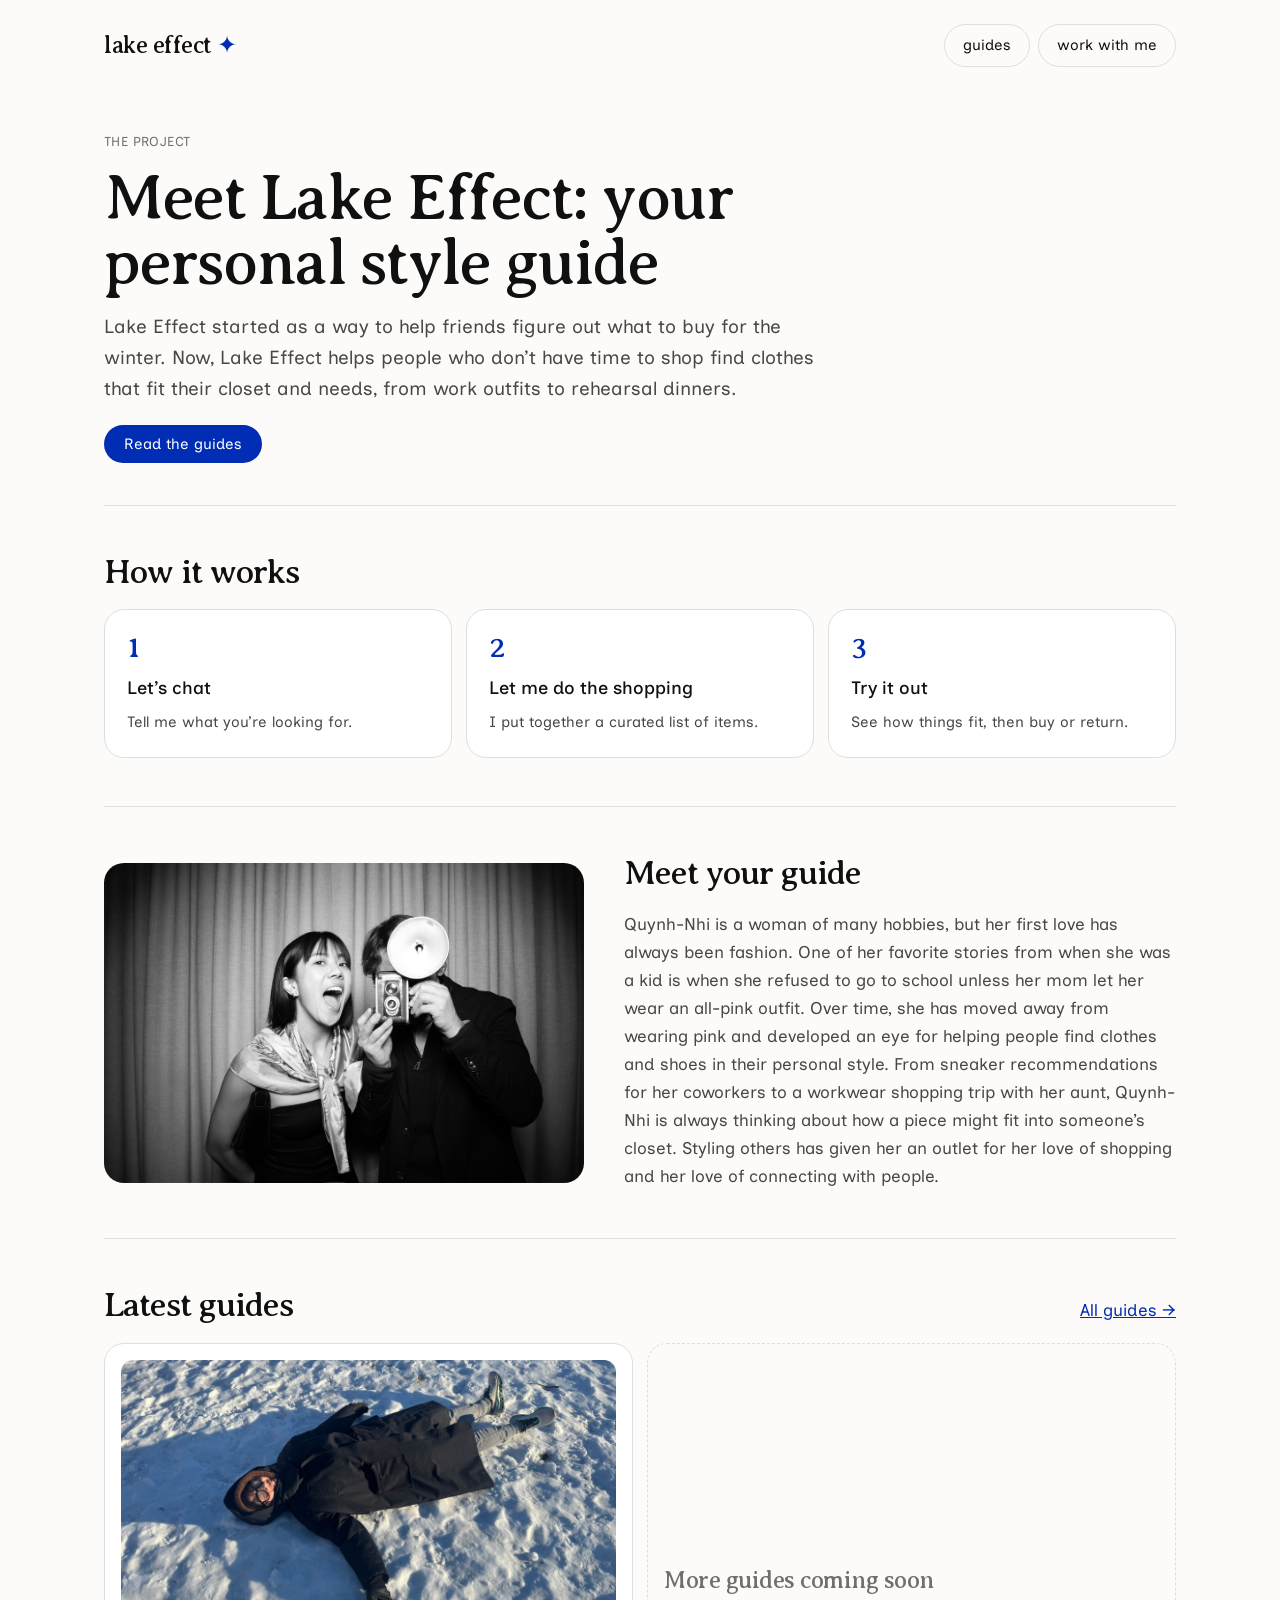
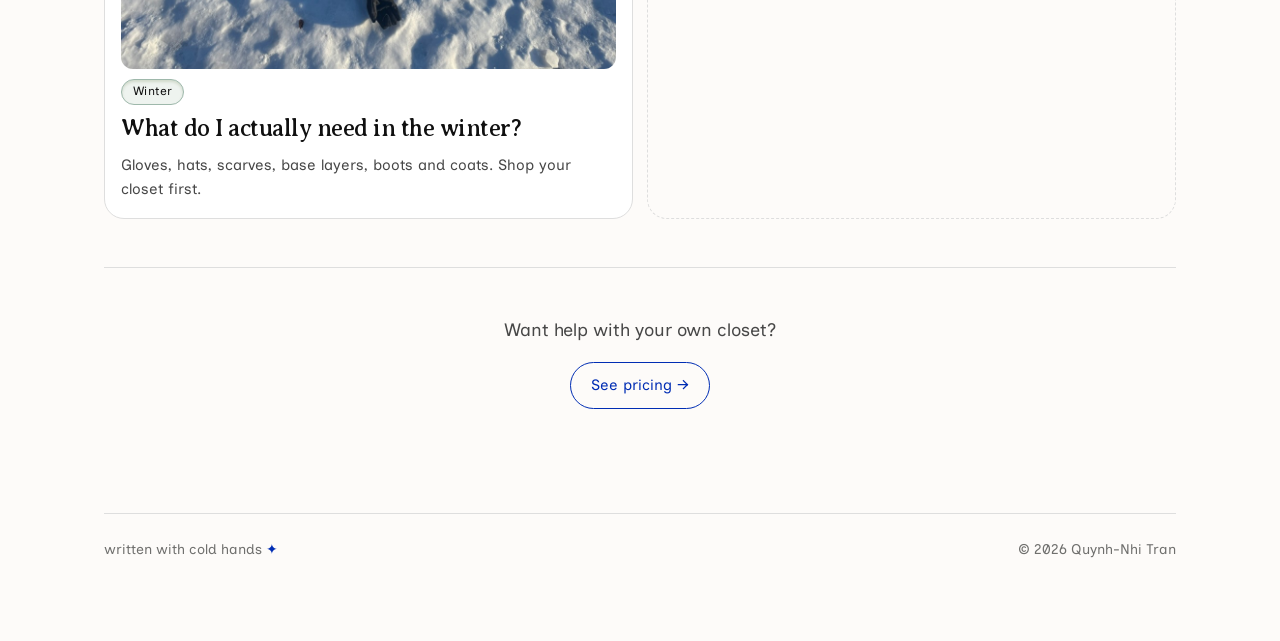
<file: index.html>
<!DOCTYPE html>
<html lang="en">
<head>
<meta charset="utf-8">
<meta name="viewport" content="width=device-width, initial-scale=1">
<title>Lake Effect | Your personal style guide</title>
<meta name="description" content="Personal shopping and styling for people who hate shopping, plus free guides to the pieces I actually love.">
<meta property="og:title" content="Lake Effect | Your personal style guide">
<meta property="og:description" content="Personal shopping and styling for people who hate shopping, plus free guides to the pieces I actually love.">
<link rel="icon" href="data:image/svg+xml,%3Csvg xmlns='http://www.w3.org/2000/svg' viewBox='0 0 100 100'%3E%3Ctext y='.9em' font-size='90' fill='%23002db4'%3E✦%3C/text%3E%3C/svg%3E">
<link rel="preconnect" href="https://fonts.googleapis.com">
<link rel="preconnect" href="https://fonts.gstatic.com" crossorigin>
<link href="https://fonts.googleapis.com/css2?family=Averia+Serif+Libre:ital,wght@0,300;0,400;0,700;1,400&family=Inclusive+Sans:ital,wght@0,400;0,500;1,400&display=swap" rel="stylesheet">
<link rel="stylesheet" href="assets/style.css">
</head>
<body>
<div class="wrap">

  <header class="top">
    <a class="brand" href="./" aria-current="page">lake effect <span>✦</span></a>
    <nav class="nav" aria-label="Main">
      <a class="pill" href="guides/">guides</a>
      <a class="pill" href="work-with-me.html">work with me</a>
    </nav>
  </header>

  <section class="hero">
    <div class="kicker">The project</div>
    <h1>Meet Lake Effect: your personal style guide</h1>
    <p class="lede">Lake Effect started as a way to help friends figure out what to buy for the winter. Now, Lake Effect helps people who don’t have time to shop find clothes that fit their closet and needs, from work outfits to rehearsal dinners.</p>
    <a class="btn" href="guides/">Read the guides</a>
  </section>

  <section class="block" aria-labelledby="how">
    <h2 id="how">How it works</h2>
    <div class="steps">
      <div class="step">
        <span class="step-num">1</span>
        <h3>Let’s chat</h3>
        <p>Tell me what you’re looking for.</p>
      </div>
      <div class="step">
        <span class="step-num">2</span>
        <h3>Let me do the shopping</h3>
        <p>I put together a curated list of items.</p>
      </div>
      <div class="step">
        <span class="step-num">3</span>
        <h3>Try it out</h3>
        <p>See how things fit, then buy or return.</p>
      </div>
    </div>
  </section>

  <section class="block meet" aria-labelledby="meet">
    <img src="assets/meet-your-guide.jpg" alt="Quynh-Nhi in a silk scarf, mid-laugh in a photo booth, next to a friend holding a vintage camera">
    <div>
      <h2 id="meet">Meet your guide</h2>
      <p>Quynh-Nhi is a woman of many hobbies, but her first love has always been fashion. One of her favorite stories from when she was a kid is when she refused to go to school unless her mom let her wear an all-pink outfit. Over time, she has moved away from wearing pink and developed an eye for helping people find clothes and shoes in their personal style. From sneaker recommendations for her coworkers to a workwear shopping trip with her aunt, Quynh-Nhi is always thinking about how a piece might fit into someone’s closet. Styling others has given her an outlet for her love of shopping and her love of connecting with people.</p>
    </div>
  </section>

  <section class="block" aria-labelledby="latest">
    <div class="row-head">
      <h2 id="latest">Latest guides</h2>
      <a href="guides/">All guides →</a>
    </div>
    <div class="cards">
      <a class="card" href="guides/winter.html">
        <img src="assets/snow-angel.jpg" alt="">
        <div class="tags"><span class="tag">Winter</span></div>
        <h3>What do I actually need in the winter?</h3>
        <p>Gloves, hats, scarves, base layers, boots and coats. Shop your closet first.</p>
      </a>
      <div class="card card-soon">
        <h3>More guides coming soon</h3>
      </div>
    </div>
  </section>

  <section class="block center">
    <p>Want help with your own closet?</p>
    <a class="btn-outline" href="work-with-me.html">See pricing →</a>
  </section>

  <footer><span>written with cold hands <span class="star">✦</span></span><span>© 2026 Quynh-Nhi Tran</span></footer>
</div>
</body>
</html>
</file>
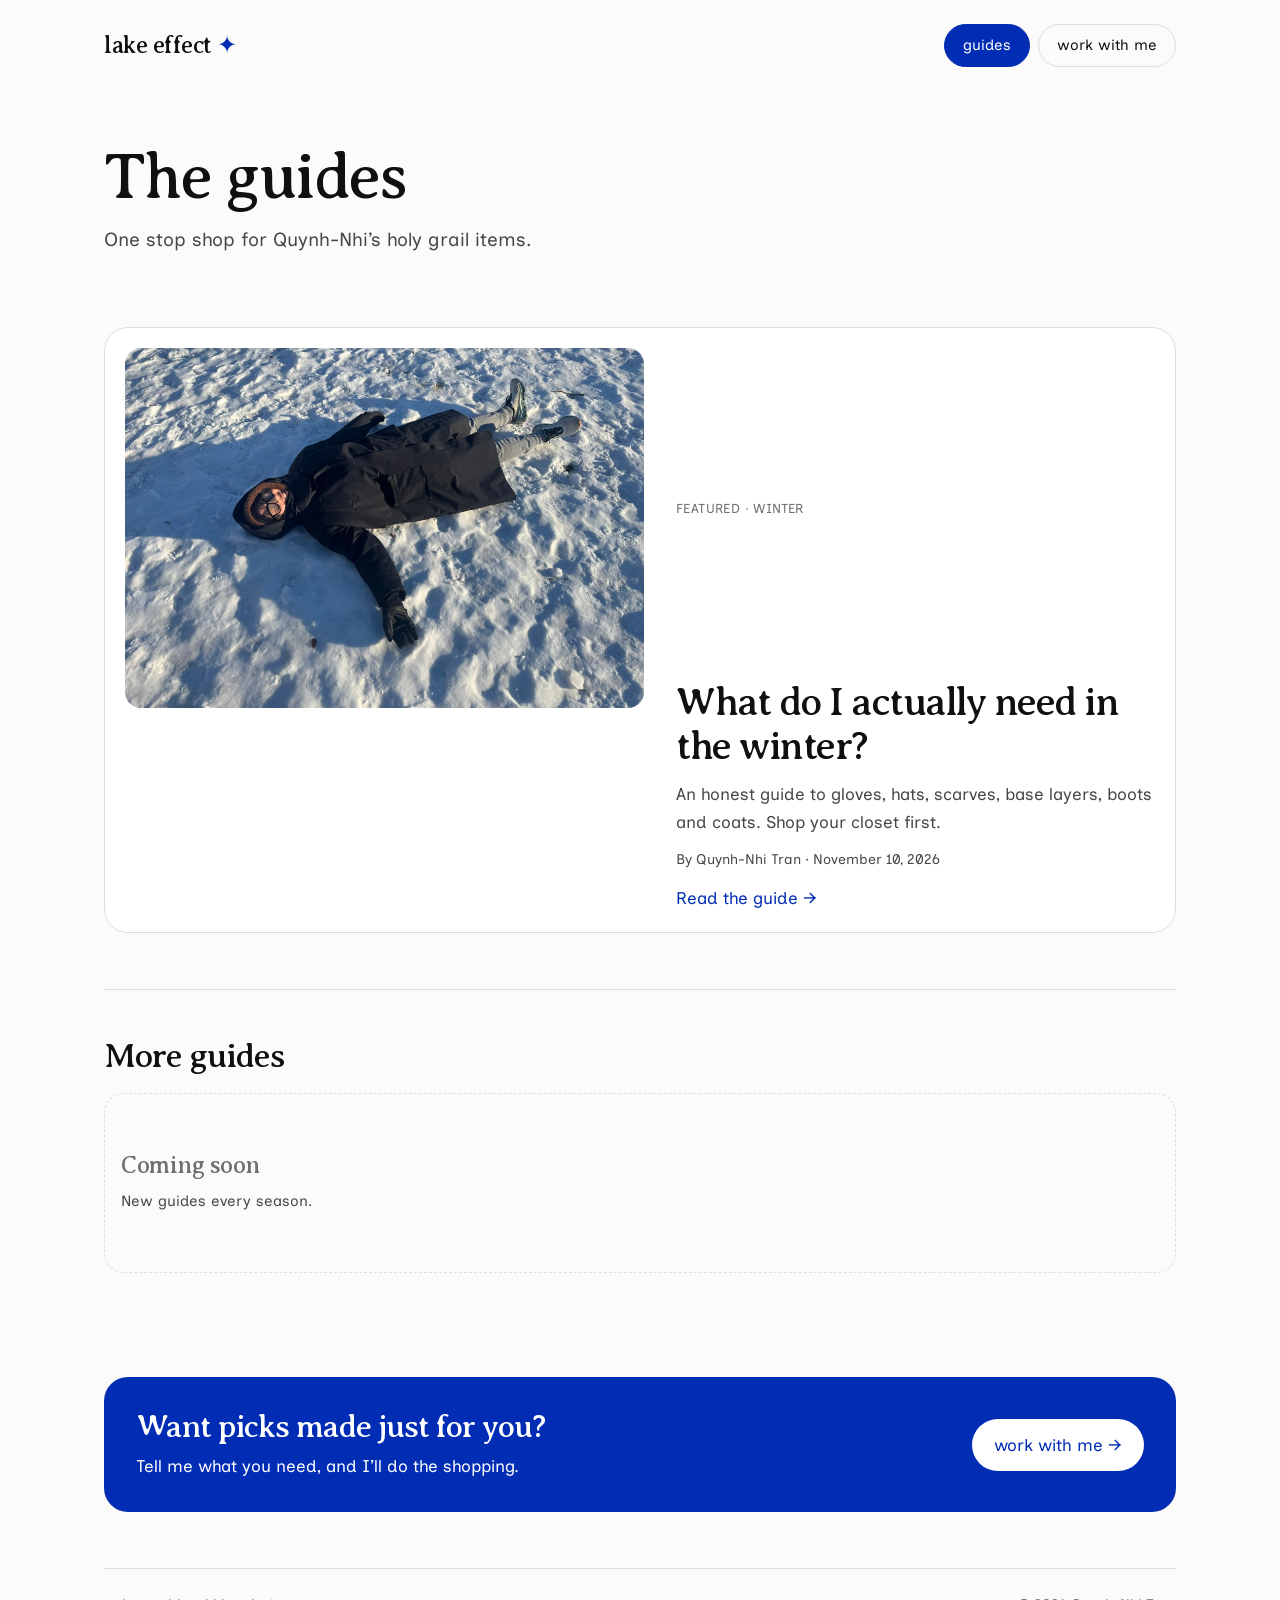
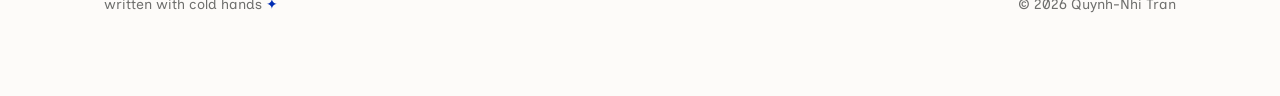
<file: guides/index.html>
<!DOCTYPE html>
<html lang="en">
<head>
<meta charset="utf-8">
<meta name="viewport" content="width=device-width, initial-scale=1">
<title>The guides | Lake Effect</title>
<meta name="description" content="One stop shop for Quynh-Nhi’s holy grail items.">
<meta property="og:title" content="The guides | Lake Effect">
<meta property="og:description" content="One stop shop for Quynh-Nhi’s holy grail items.">
<link rel="icon" href="data:image/svg+xml,%3Csvg xmlns='http://www.w3.org/2000/svg' viewBox='0 0 100 100'%3E%3Ctext y='.9em' font-size='90' fill='%23002db4'%3E✦%3C/text%3E%3C/svg%3E">
<link rel="preconnect" href="https://fonts.googleapis.com">
<link rel="preconnect" href="https://fonts.gstatic.com" crossorigin>
<link href="https://fonts.googleapis.com/css2?family=Averia+Serif+Libre:ital,wght@0,300;0,400;0,700;1,400&family=Inclusive+Sans:ital,wght@0,400;0,500;1,400&display=swap" rel="stylesheet">
<link rel="stylesheet" href="../assets/style.css">
</head>
<body>
<div class="wrap">

  <header class="top">
    <a class="brand" href="../">lake effect <span>✦</span></a>
    <nav class="nav" aria-label="Main">
      <a class="pill on" href="./" aria-current="page">guides</a>
      <a class="pill" href="../work-with-me.html">work with me</a>
    </nav>
  </header>

  <section class="hero">
    <h1>The guides</h1>
    <p class="lede">One stop shop for Quynh-Nhi’s holy grail items.</p>
  </section>

  <a class="feature" href="winter.html">
    <img src="../assets/snow-angel.jpg" alt="Quynh-Nhi making a snow angel in a long black parka">
    <div>
      <div class="kicker">Featured · Winter</div>
      <h2>What do I actually need in the winter?</h2>
      <p>An honest guide to gloves, hats, scarves, base layers, boots and coats. Shop your closet first.</p>
      <p class="date">By Quynh-Nhi Tran · November 10, 2026</p>
      <span class="more">Read the guide →</span>
    </div>
  </a>

  <section class="block" style="margin-top: 56px" aria-labelledby="more">
    <h2 id="more">More guides</h2>
    <div class="cards">
      <div class="card card-soon">
        <h3>Coming soon</h3>
        <p>New guides every season.</p>
      </div>
    </div>
  </section>

  <section class="cta">
    <div>
      <h2>Want picks made just for you?</h2>
      <p>Tell me what you need, and I’ll do the shopping.</p>
    </div>
    <a href="../work-with-me.html">work with me →</a>
  </section>

  <footer><span>written with cold hands <span class="star">✦</span></span><span>© 2026 Quynh-Nhi Tran</span></footer>
</div>
</body>
</html>
</file>
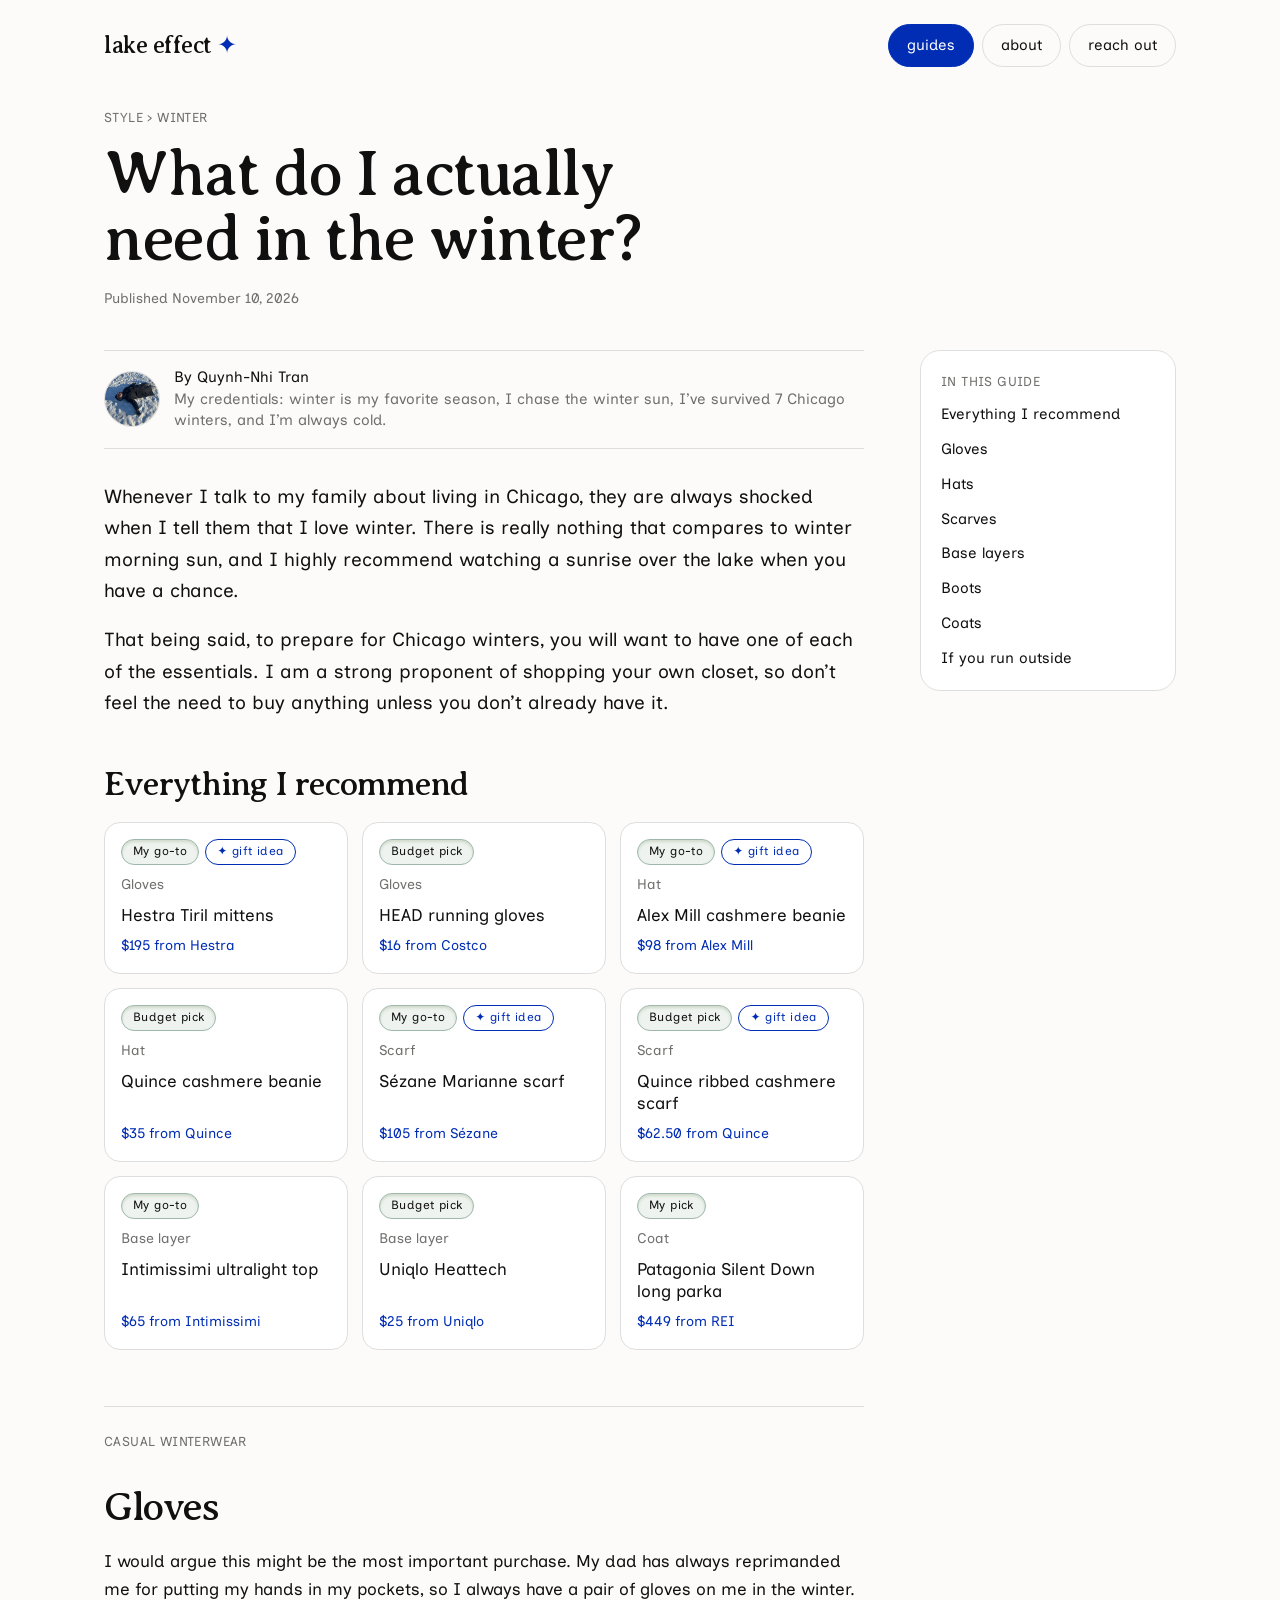
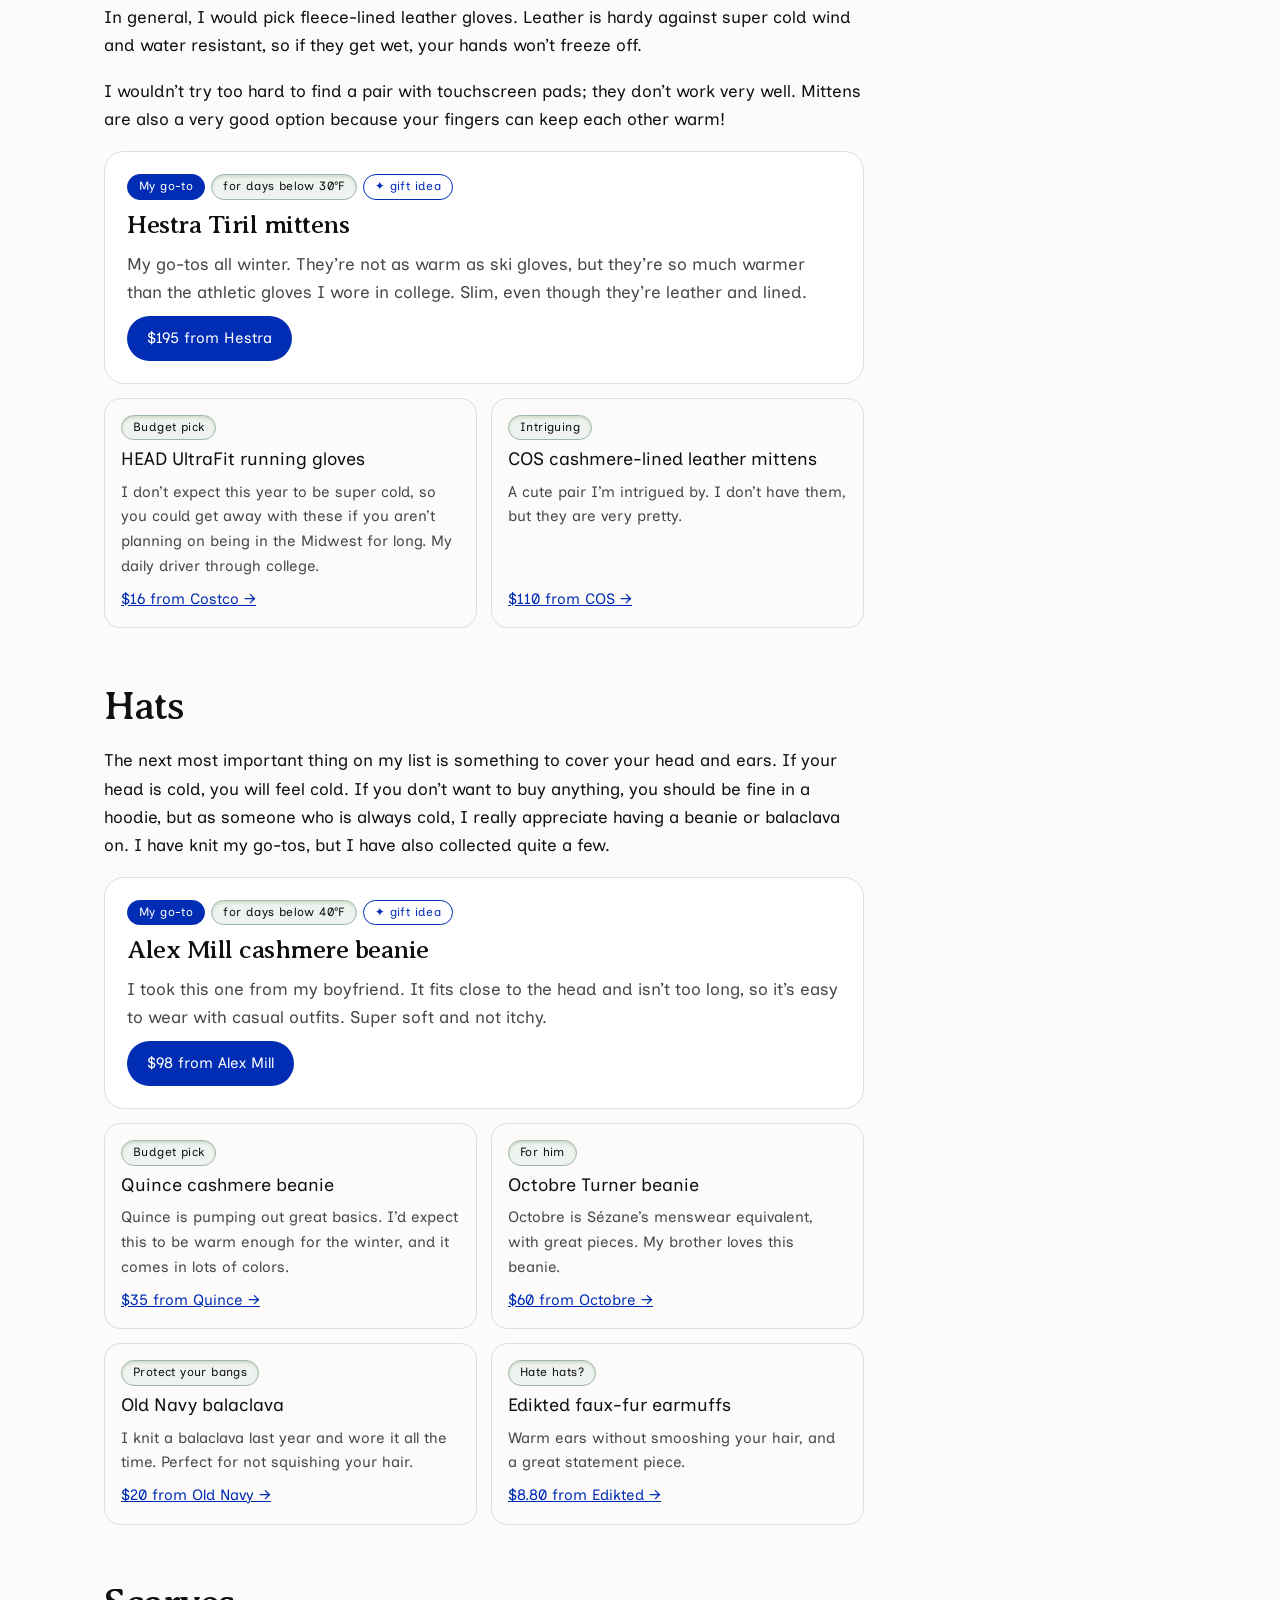
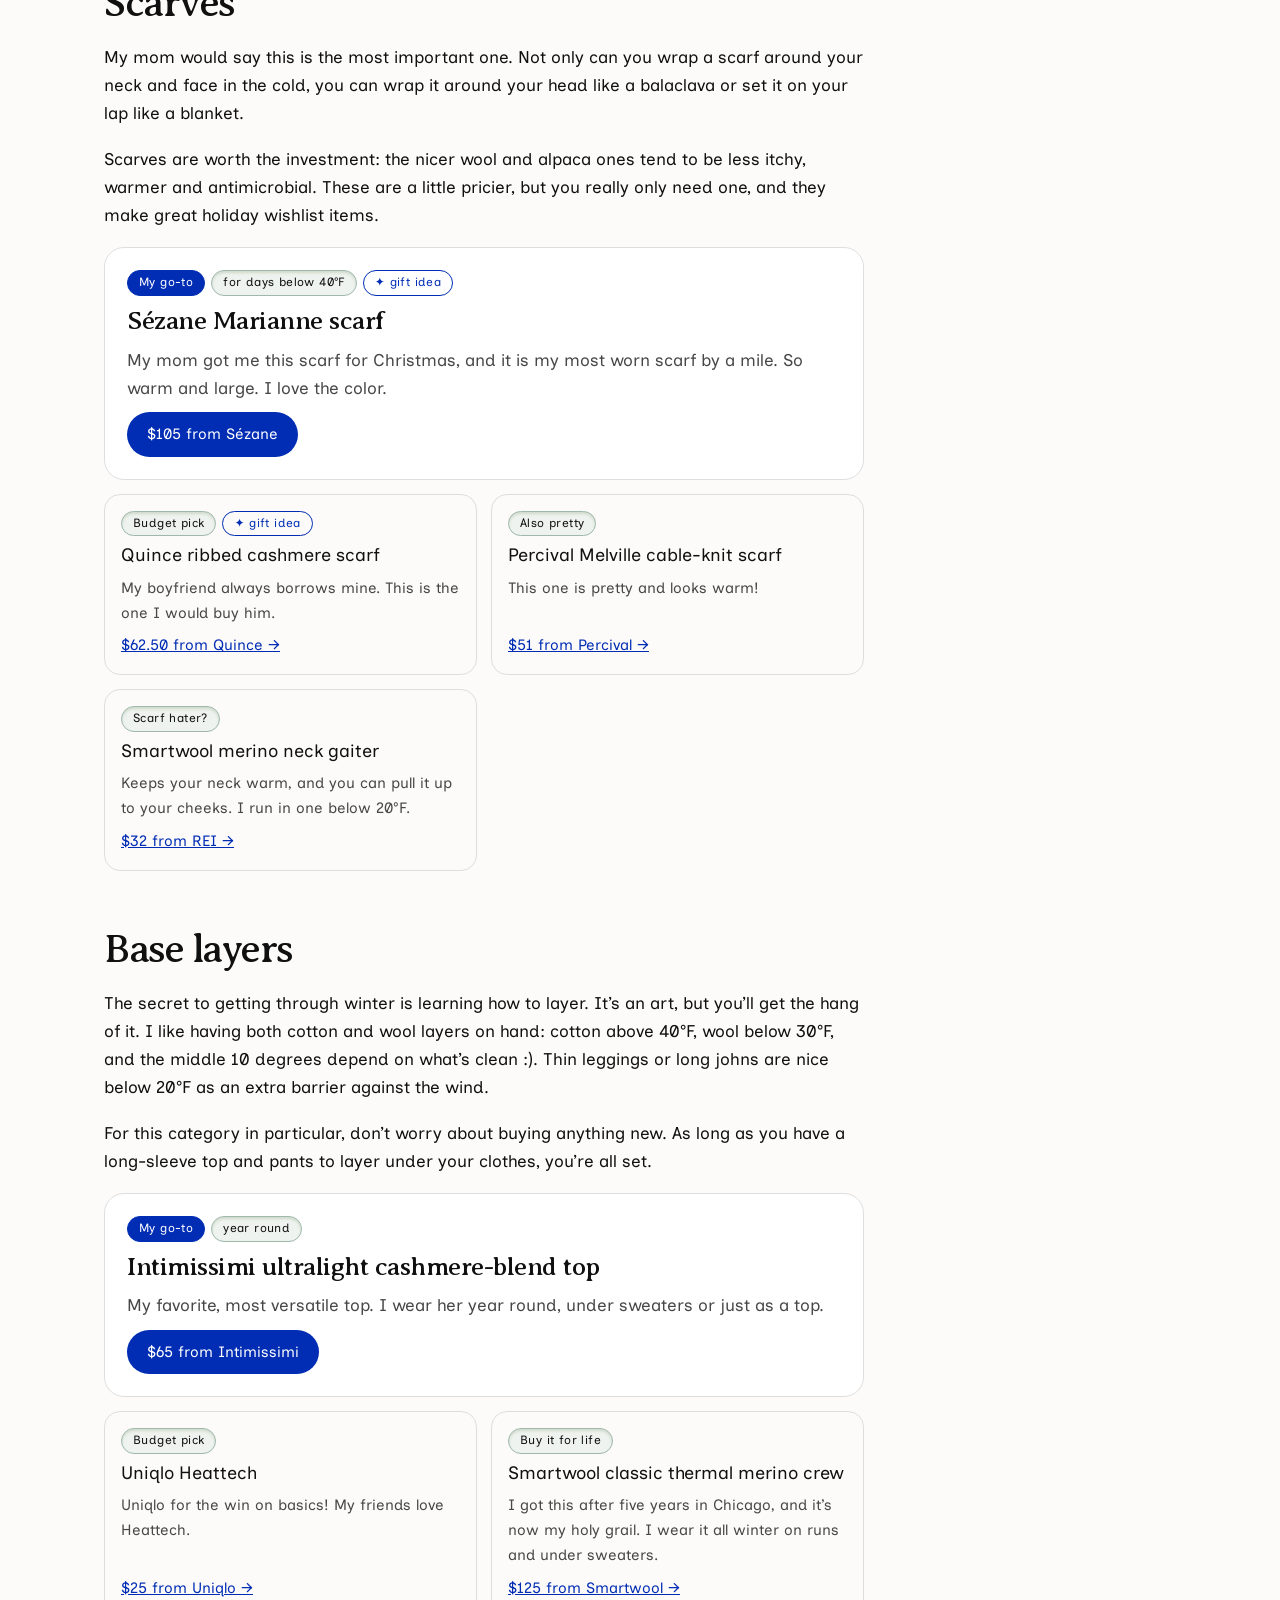
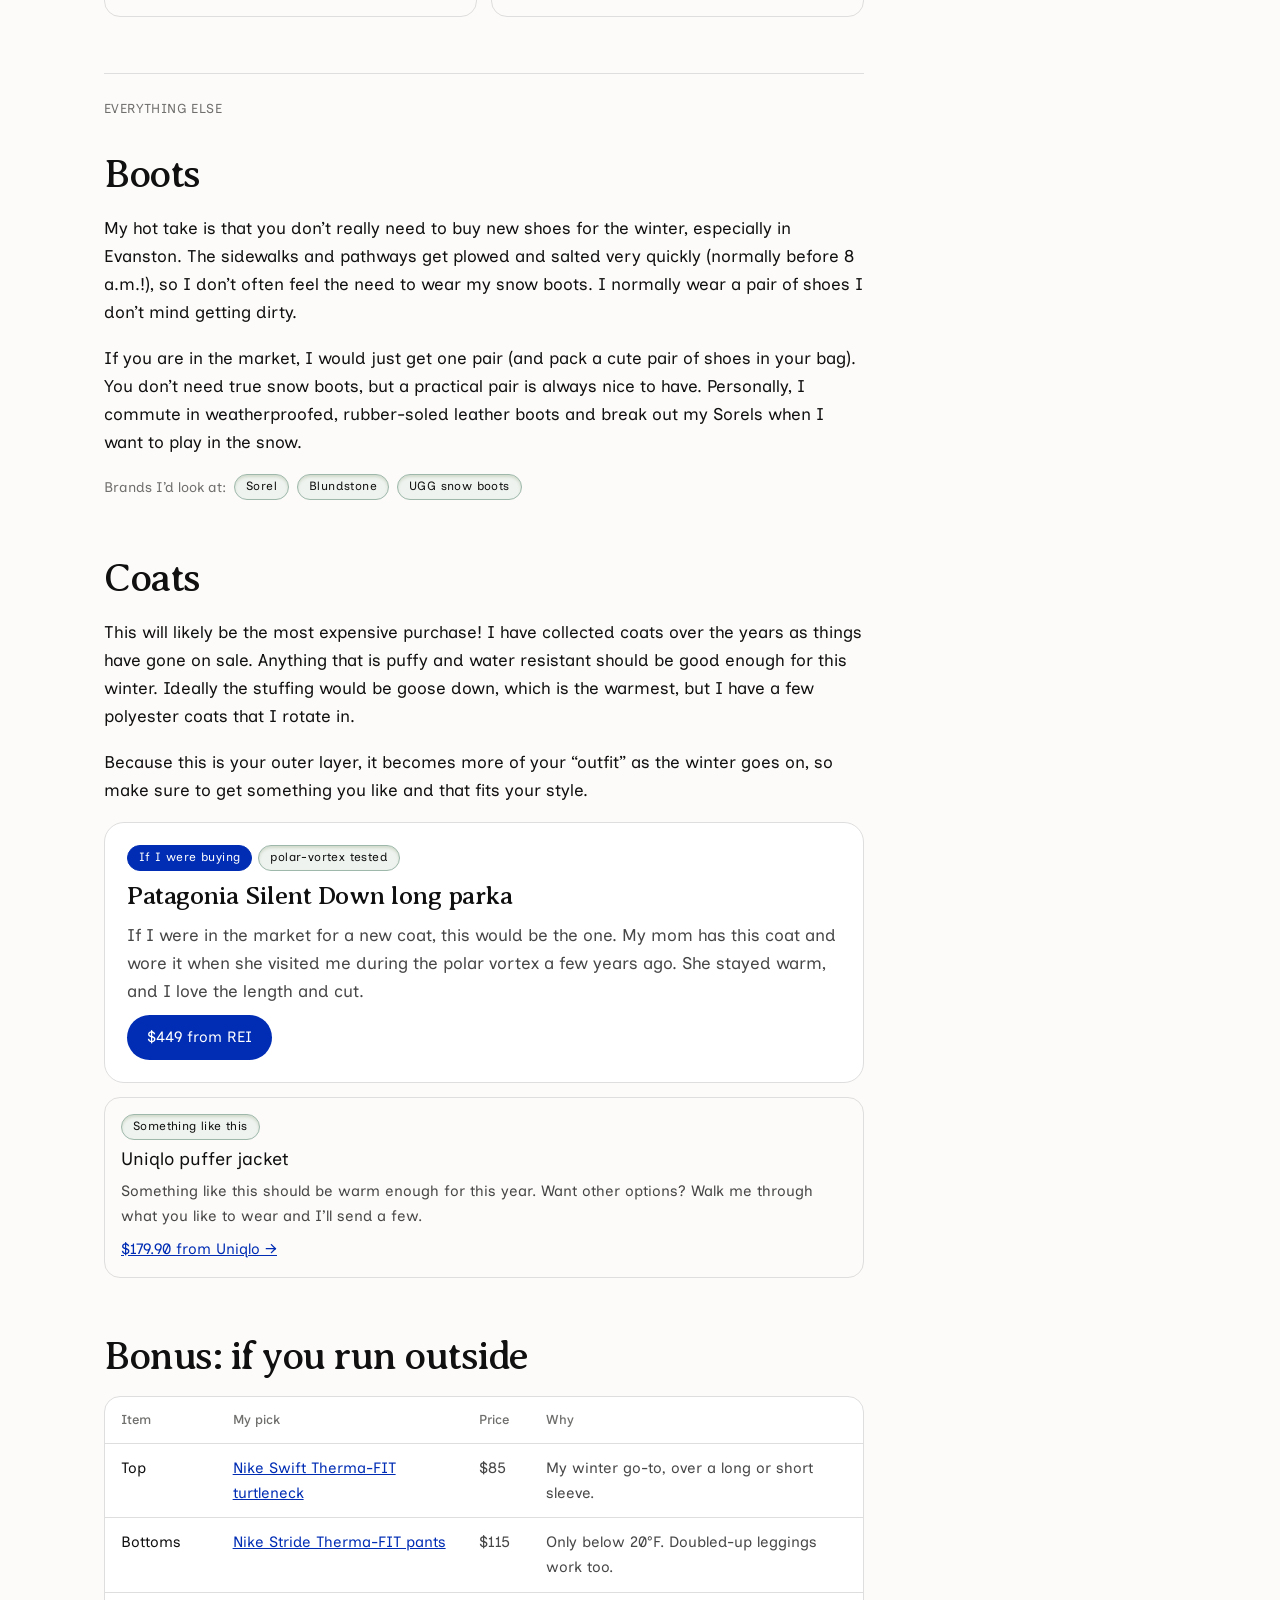
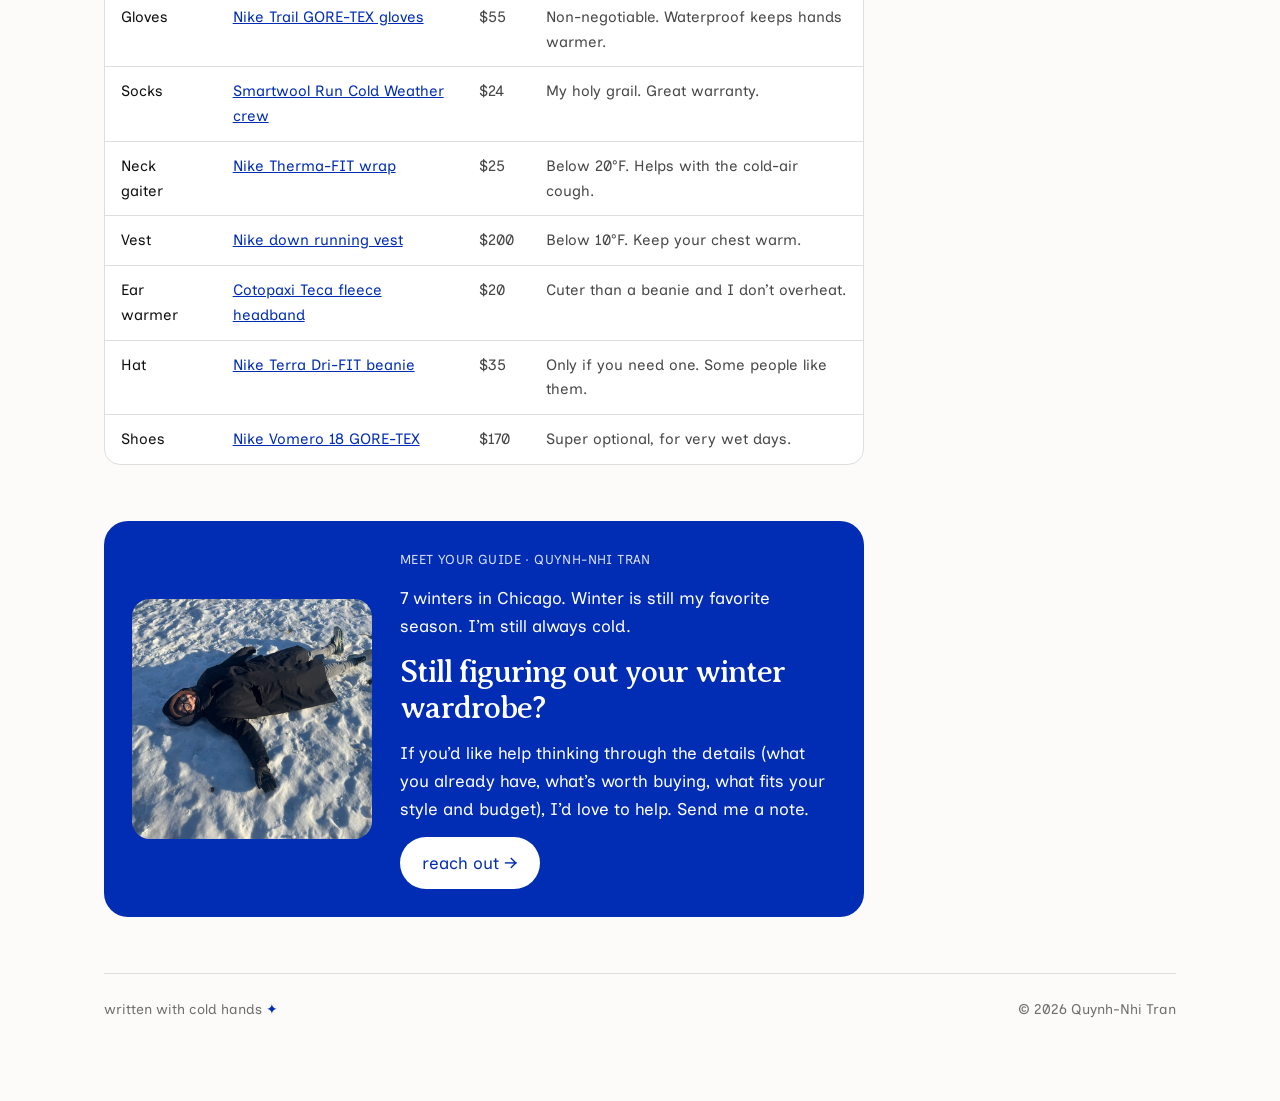
<file: lakeeffect_v0.html>
<!DOCTYPE html>
<html lang="en">
<head>
<meta charset="utf-8">
<meta name="viewport" content="width=device-width, initial-scale=1">
<title>What do I actually need in the winter? | Lake Effect</title>
<meta name="description" content="A Chicago-winter-loving student's honest guide to gloves, hats, scarves, base layers, boots and coats. Shop your closet first.">
<link rel="icon" href="data:image/svg+xml,%3Csvg xmlns='http://www.w3.org/2000/svg' viewBox='0 0 100 100'%3E%3Ctext y='.9em' font-size='90' fill='%23002db4'%3E✦%3C/text%3E%3C/svg%3E">
<link rel="preconnect" href="https://fonts.googleapis.com">
<link rel="preconnect" href="https://fonts.gstatic.com" crossorigin>
<link href="https://fonts.googleapis.com/css2?family=Averia+Serif+Libre:ital,wght@0,300;0,400;0,700;1,400&family=Inclusive+Sans:ital,wght@0,400;0,500;1,400&display=swap" rel="stylesheet">
<style>
/* ===== Colors and fonts: change them here ===== */
:root {
  --bg: #fdfbf9;        /* page background */
  --surface: #ffffff;   /* cards */
  --soft: #f1f1ef;      /* soft fills */
  --ink: #101010;       /* headings and main text */
  --text: #474747;      /* secondary text */
  --muted: #6f6f6d;     /* small labels */
  --line: #dedede;      /* borders */
  --blue: #002db4;      /* buttons and accents */
  --blue-dark: #164485;
  --sage: #9eb8ab;      /* tag border */
  --sage-fill: #eef3ef; /* tag fill */
  --display: "Averia Serif Libre", Georgia, serif;
  --body: "Inclusive Sans", system-ui, -apple-system, "Segoe UI", sans-serif;
  color-scheme: light;
}
* { box-sizing: border-box; }
html { scroll-behavior: smooth; }
@media (prefers-reduced-motion: reduce) { html { scroll-behavior: auto; } }
body { margin: 0; background: var(--bg); color: var(--ink); font: 17px/1.65 var(--body); }
a { color: var(--blue); }
a:hover { color: var(--blue-dark); }
a:focus-visible { outline: 3px solid var(--blue); outline-offset: 3px; border-radius: 4px; }
.wrap { max-width: 1120px; margin: 0 auto; padding: 0 24px 80px; }

/* Header */
.top { display: flex; justify-content: space-between; align-items: center; flex-wrap: wrap; gap: 16px; padding: 24px 0 40px; }
.brand { font: 400 24px/1 var(--display); letter-spacing: -0.5px; color: var(--ink); text-decoration: none; }
.brand span, .star { color: var(--blue); }
.nav { display: flex; gap: 8px; flex-wrap: wrap; }
.pill { border: 1px solid var(--line); color: var(--ink); border-radius: 200px; padding: 8px 18px; text-decoration: none; font-size: 15px; }
.pill.on { background: var(--blue); border-color: var(--blue); color: #fff; }

/* Title block */
.kicker { font-size: 13px; letter-spacing: 0.4px; text-transform: uppercase; color: var(--muted); }
h1 { font: 400 clamp(40px, 6vw, 64px)/1.02 var(--display); letter-spacing: -1.5px; margin: 14px 0 14px; max-width: 16ch; text-wrap: balance; }
.date { font-size: 14px; color: var(--muted); }

/* Layout */
.cols { display: flex; flex-wrap: wrap; gap: 56px; align-items: flex-start; margin-top: 40px; }
main { flex: 999 1 560px; min-width: 0; max-width: 760px; }
aside { flex: 1 1 220px; position: sticky; top: 24px; display: flex; flex-direction: column; gap: 10px; padding: 20px; border: 1px solid var(--line); border-radius: 20px; background: var(--surface); }
aside a { color: var(--ink); text-decoration: none; font-size: 15px; }
aside a:hover { color: var(--blue); }

.byline { display: flex; gap: 14px; align-items: center; border-top: 1px solid var(--line); border-bottom: 1px solid var(--line); padding: 16px 0; font-size: 15px; line-height: 1.45; }
.byline img { width: 56px; height: 56px; border-radius: 50%; object-fit: cover; object-position: 28% 45%; flex: 0 0 56px; border: 1px solid var(--line); }
.byline small { display: block; color: var(--muted); font-size: 15px; }
.intro { font-size: 19px; margin: 32px 0 0; }
.intro p { margin: 0 0 18px; }

h2 { font: 400 40px/1.1 var(--display); letter-spacing: -1.5px; margin: 0 0 18px; }
.group { font-size: 13px; letter-spacing: 0.4px; text-transform: uppercase; color: var(--muted); border-top: 1px solid var(--line); padding-top: 24px; margin: 56px 0 32px; }
.sec { margin-bottom: 56px; scroll-margin-top: 24px; }
.sec > p { margin: 0 0 18px; }

/* Tags */
.tags { display: flex; gap: 6px; flex-wrap: wrap; }
.tag { font-size: 12px; letter-spacing: 0.4px; border: 1px solid var(--sage); background: var(--sage-fill); box-shadow: inset 0 2px 3px #d0d9ca; color: var(--ink); border-radius: 200px; padding: 2px 11px; }
.tag-solid { background: var(--blue); border-color: var(--blue); box-shadow: none; color: #fff; }
.tag-gift { background: transparent; border-color: var(--blue); box-shadow: none; color: var(--blue); }

/* Summary grid */
#everything { margin-top: 48px; scroll-margin-top: 24px; }
#everything h2 { font-size: 34px; letter-spacing: -1px; }
.grid { display: grid; grid-template-columns: repeat(auto-fit, minmax(210px, 1fr)); gap: 14px; }
.sum { background: var(--surface); border: 1px solid var(--line); border-radius: 16px; padding: 16px; display: flex; flex-direction: column; gap: 8px; text-decoration: none; color: var(--text); transition: border-color .15s, transform .15s; }
.sum:hover { border-color: var(--blue); transform: translateY(-2px); }
@media (prefers-reduced-motion: reduce) { .sum, .sum:hover { transition: none; transform: none; } }
.sum-cat { font-size: 14px; color: var(--muted); }
.sum-name { font-size: 17px; color: var(--ink); line-height: 1.3; }
.sum-price { font-size: 14px; color: var(--blue); margin-top: auto; }

/* Pick + alternates */
.pick { background: var(--surface); border: 1px solid var(--line); border-radius: 20px; padding: 22px; display: flex; flex-direction: column; gap: 10px; margin: 8px 0 14px; }
.pick h3 { font: 400 26px/1.15 var(--display); letter-spacing: -0.5px; margin: 0; }
.pick p { margin: 0; color: var(--text); }
.btn { align-self: flex-start; background: var(--blue); color: #fff; border-radius: 200px; padding: 10px 20px; text-decoration: none; font-size: 15px; }
.btn:hover { background: var(--blue-dark); color: #fff; }
.alts { display: grid; grid-template-columns: repeat(auto-fit, minmax(260px, 1fr)); gap: 14px; }
.alt { border: 1px solid var(--line); border-radius: 16px; padding: 16px; display: flex; flex-direction: column; gap: 8px; }
.alt h4 { margin: 0; font-size: 18px; font-weight: 400; line-height: 1.3; }
.alt p { margin: 0; font-size: 15px; color: var(--text); }
.alt a { font-size: 15px; margin-top: auto; }
.chips { display: flex; gap: 8px; flex-wrap: wrap; align-items: center; }
.chips span:first-child { font-size: 14px; color: var(--muted); }

/* Running table */
.table-box { overflow-x: auto; border: 1px solid var(--line); border-radius: 16px; background: var(--surface); }
table { width: 100%; border-collapse: collapse; font-size: 15px; min-width: 560px; }
th { text-align: left; font-weight: 500; font-size: 13px; color: var(--muted); padding: 12px 16px; }
td { padding: 12px 16px; border-top: 1px solid var(--line); vertical-align: top; color: var(--text); }
td:first-child { color: var(--ink); }
.num { font-variant-numeric: tabular-nums; }

/* Guide box */
.guide { background: var(--blue); color: #fff; border-radius: 24px; padding: 28px; display: flex; flex-wrap: wrap; gap: 28px; align-items: center; margin-top: 56px; }
.guide img { flex: 0 0 240px; width: 240px; height: 240px; border-radius: 18px; object-fit: cover; object-position: 45% 50%; }
.guide div { flex: 1 1 280px; display: flex; flex-direction: column; gap: 14px; }
.guide .kicker { color: #fff; opacity: .85; }
.guide h2 { font-size: 32px; letter-spacing: -1px; margin: 0; }
.guide p { margin: 0; }
.guide a { align-self: flex-start; background: #fff; color: var(--blue); border-radius: 200px; padding: 12px 22px; text-decoration: none; }
.guide a:hover { background: var(--soft); color: var(--blue); }
.guide a:focus-visible { outline-color: #fff; }

footer { border-top: 1px solid var(--line); margin-top: 56px; padding-top: 24px; font-size: 14px; color: var(--muted); display: flex; justify-content: space-between; flex-wrap: wrap; gap: 12px; }

@media (max-width: 760px) {
  aside { position: static; order: -1; }
  h2 { font-size: 32px; }
  .guide img { width: 100%; height: 260px; flex-basis: 100%; }
}
</style>
</head>
<body>
<div class="wrap">

  <header class="top">
    <a class="brand" href="#">lake effect <span>✦</span></a>
    <nav class="nav" aria-label="Main">
      <a class="pill on" href="#">guides</a>
      <a class="pill" href="#guide">about</a>
      <a class="pill" href="https://docs.google.com/forms/d/e/1FAIpQLSfLQm3GucfrW4snLwF-FonYZRAUPphRfsn3Q043VYb1VzMQIQ/viewform?usp=header" target="_blank" rel="noopener">reach out</a>
    </nav>
  </header>

  <div class="kicker">Style › Winter</div>
  <h1>What do I actually need in the winter?</h1>
  <div class="date">Published November 10, 2026</div>

  <div class="cols">
    <main>
      <div class="byline">
        <img src="snow-angel.jpg" alt="Quynh-Nhi making a snow angel">
        <div>By Quynh-Nhi Tran<small>My credentials: winter is my favorite season, I chase the winter sun, I’ve survived 7 Chicago winters, and I’m always cold.</small></div>
      </div>

      <div class="intro">
        <p>Whenever I talk to my family about living in Chicago, they are always shocked when I tell them that I love winter. There is really nothing that compares to winter morning sun, and I highly recommend watching a sunrise over the lake when you have a chance.</p>
        <p>That being said, to prepare for Chicago winters, you will want to have one of each of the essentials. I am a strong proponent of shopping your own closet, so don’t feel the need to buy anything unless you don’t already have it.</p>
      </div>

      <section id="everything">
        <h2>Everything I recommend</h2>
        <div class="grid">
          <a class="sum" href="https://www.hestragloves.us/products/tiril-mitt-black" target="_blank" rel="noopener">
            <div class="tags"><span class="tag">My go-to</span><span class="tag tag-gift">✦ gift idea</span></div>
            <span class="sum-cat">Gloves</span>
            <span class="sum-name">Hestra Tiril mittens</span>
            <span class="sum-price">$195 from Hestra</span>
          </a>
          <a class="sum" href="https://www.costco.com/p/-/head-mens-ultrafit-touchscreen-running-gloves/100428847" target="_blank" rel="noopener">
            <div class="tags"><span class="tag">Budget pick</span></div>
            <span class="sum-cat">Gloves</span>
            <span class="sum-name">HEAD running gloves</span>
            <span class="sum-price">$16 from Costco</span>
          </a>
          <a class="sum" href="https://www.alexmill.com/collections/cashmere-beanie/products/cashmere-solid-beanie-in-navy" target="_blank" rel="noopener">
            <div class="tags"><span class="tag">My go-to</span><span class="tag tag-gift">✦ gift idea</span></div>
            <span class="sum-cat">Hat</span>
            <span class="sum-name">Alex Mill cashmere beanie</span>
            <span class="sum-price">$98 from Alex Mill</span>
          </a>
          <a class="sum" href="https://www.quince.com/unisex/cashmere/beanie?color=lugano-teal&amp;size=m/l" target="_blank" rel="noopener">
            <div class="tags"><span class="tag">Budget pick</span></div>
            <span class="sum-cat">Hat</span>
            <span class="sum-name">Quince cashmere beanie</span>
            <span class="sum-price">$35 from Quince</span>
          </a>
          <a class="sum" href="https://www.sezane.com/us-en/product/marianne-scarf/royal-blue" target="_blank" rel="noopener">
            <div class="tags"><span class="tag">My go-to</span><span class="tag tag-gift">✦ gift idea</span></div>
            <span class="sum-cat">Scarf</span>
            <span class="sum-name">Sézane Marianne scarf</span>
            <span class="sum-price">$105 from Sézane</span>
          </a>
          <a class="sum" href="https://www.quince.com/unisex/ribbed-knit-cashmere-scarf?color=olive-twist&amp;size=one-size" target="_blank" rel="noopener">
            <div class="tags"><span class="tag">Budget pick</span><span class="tag tag-gift">✦ gift idea</span></div>
            <span class="sum-cat">Scarf</span>
            <span class="sum-name">Quince ribbed cashmere scarf</span>
            <span class="sum-price">$62.50 from Quince</span>
          </a>
          <a class="sum" href="https://www.intimissimi.com/us/product/long_sleeve_boatneck_ultralight_with_cashmere_top-CLD28B.html" target="_blank" rel="noopener">
            <div class="tags"><span class="tag">My go-to</span></div>
            <span class="sum-cat">Base layer</span>
            <span class="sum-name">Intimissimi ultralight top</span>
            <span class="sum-price">$65 from Intimissimi</span>
          </a>
          <a class="sum" href="https://www.uniqlo.com/us/en/products/E469765-000/00?colorDisplayCode=78" target="_blank" rel="noopener">
            <div class="tags"><span class="tag">Budget pick</span></div>
            <span class="sum-cat">Base layer</span>
            <span class="sum-name">Uniqlo Heattech</span>
            <span class="sum-price">$25 from Uniqlo</span>
          </a>
          <a class="sum" href="https://www.rei.com/product/193339/patagonia-silent-down-long-parka-womens" target="_blank" rel="noopener">
            <div class="tags"><span class="tag">My pick</span></div>
            <span class="sum-cat">Coat</span>
            <span class="sum-name">Patagonia Silent Down long parka</span>
            <span class="sum-price">$449 from REI</span>
          </a>
        </div>
      </section>

      <div class="group">Casual winterwear</div>

      <section id="gloves" class="sec">
        <h2>Gloves</h2>
        <p>I would argue this might be the most important purchase. My dad has always reprimanded me for putting my hands in my pockets, so I always have a pair of gloves on me in the winter. In general, I would pick fleece-lined leather gloves. Leather is hardy against super cold wind and water resistant, so if they get wet, your hands won’t freeze off.</p><p>I wouldn’t try too hard to find a pair with touchscreen pads; they don’t work very well. Mittens are also a very good option because your fingers can keep each other warm!</p>
        
        <div class="pick">
          <div class="tags"><span class="tag tag-solid">My go-to</span><span class="tag">for days below 30°F</span><span class="tag tag-gift">✦ gift idea</span></div>
          <h3>Hestra Tiril mittens</h3>
          <p>My go-tos all winter. They’re not as warm as ski gloves, but they’re so much warmer than the athletic gloves I wore in college. Slim, even though they’re leather and lined.</p>
          <a href="https://www.hestragloves.us/products/tiril-mitt-black" target="_blank" rel="noopener" class="btn">$195 from Hestra</a>
        </div>
        <div class="alts">
          <div class="alt">
            <div class="tags"><span class="tag">Budget pick</span></div>
            <h4>HEAD UltraFit running gloves</h4>
            <p>I don’t expect this year to be super cold, so you could get away with these if you aren’t planning on being in the Midwest for long. My daily driver through college.</p>
            <a href="https://www.costco.com/p/-/head-mens-ultrafit-touchscreen-running-gloves/100428847" target="_blank" rel="noopener">$16 from Costco →</a>
          </div>
          <div class="alt">
            <div class="tags"><span class="tag">Intriguing</span></div>
            <h4>COS cashmere-lined leather mittens</h4>
            <p>A cute pair I’m intrigued by. I don’t have them, but they are very pretty.</p>
            <a href="https://www.cos.com/en-us/women/accessories/hatsscarvesgloves/gloves/product/cashmere-lined-leather-mittens-black-1369770001" target="_blank" rel="noopener">$110 from COS →</a>
          </div>
        </div>
      </section>
      <section id="hats" class="sec">
        <h2>Hats</h2>
        <p>The next most important thing on my list is something to cover your head and ears. If your head is cold, you will feel cold. If you don’t want to buy anything, you should be fine in a hoodie, but as someone who is always cold, I really appreciate having a beanie or balaclava on. I have knit my go-tos, but I have also collected quite a few.</p>
        
        <div class="pick">
          <div class="tags"><span class="tag tag-solid">My go-to</span><span class="tag">for days below 40°F</span><span class="tag tag-gift">✦ gift idea</span></div>
          <h3>Alex Mill cashmere beanie</h3>
          <p>I took this one from my boyfriend. It fits close to the head and isn’t too long, so it’s easy to wear with casual outfits. Super soft and not itchy.</p>
          <a href="https://www.alexmill.com/collections/cashmere-beanie/products/cashmere-solid-beanie-in-navy" target="_blank" rel="noopener" class="btn">$98 from Alex Mill</a>
        </div>
        <div class="alts">
          <div class="alt">
            <div class="tags"><span class="tag">Budget pick</span></div>
            <h4>Quince cashmere beanie</h4>
            <p>Quince is pumping out great basics. I’d expect this to be warm enough for the winter, and it comes in lots of colors.</p>
            <a href="https://www.quince.com/unisex/cashmere/beanie?color=lugano-teal&amp;size=m/l" target="_blank" rel="noopener">$35 from Quince →</a>
          </div>
          <div class="alt">
            <div class="tags"><span class="tag">For him</span></div>
            <h4>Octobre Turner beanie</h4>
            <p>Octobre is Sézane’s menswear equivalent, with great pieces. My brother loves this beanie.</p>
            <a href="https://www.octobre-editions.com/us-en/product/turner-beanie/sage-green" target="_blank" rel="noopener">$60 from Octobre →</a>
          </div>
          <div class="alt">
            <div class="tags"><span class="tag">Protect your bangs</span></div>
            <h4>Old Navy balaclava</h4>
            <p>I knit a balaclava last year and wore it all the time. Perfect for not squishing your hair.</p>
            <a href="https://oldnavy.gap.com/browse/product.do?pid=9063480120000" target="_blank" rel="noopener">$20 from Old Navy →</a>
          </div>
          <div class="alt">
            <div class="tags"><span class="tag">Hate hats?</span></div>
            <h4>Edikted faux-fur earmuffs</h4>
            <p>Warm ears without smooshing your hair, and a great statement piece.</p>
            <a href="https://edikted.com/products/acc2249_black" target="_blank" rel="noopener">$8.80 from Edikted →</a>
          </div>
        </div>
      </section>
      <section id="scarves" class="sec">
        <h2>Scarves</h2>
        <p>My mom would say this is the most important one. Not only can you wrap a scarf around your neck and face in the cold, you can wrap it around your head like a balaclava or set it on your lap like a blanket.</p><p>Scarves are worth the investment: the nicer wool and alpaca ones tend to be less itchy, warmer and antimicrobial. These are a little pricier, but you really only need one, and they make great holiday wishlist items.</p>
        
        <div class="pick">
          <div class="tags"><span class="tag tag-solid">My go-to</span><span class="tag">for days below 40°F</span><span class="tag tag-gift">✦ gift idea</span></div>
          <h3>Sézane Marianne scarf</h3>
          <p>My mom got me this scarf for Christmas, and it is my most worn scarf by a mile. So warm and large. I love the color.</p>
          <a href="https://www.sezane.com/us-en/product/marianne-scarf/royal-blue" target="_blank" rel="noopener" class="btn">$105 from Sézane</a>
        </div>
        <div class="alts">
          <div class="alt">
            <div class="tags"><span class="tag">Budget pick</span><span class="tag tag-gift">✦ gift idea</span></div>
            <h4>Quince ribbed cashmere scarf</h4>
            <p>My boyfriend always borrows mine. This is the one I would buy him.</p>
            <a href="https://www.quince.com/unisex/ribbed-knit-cashmere-scarf?color=olive-twist&amp;size=one-size" target="_blank" rel="noopener">$62.50 from Quince →</a>
          </div>
          <div class="alt">
            <div class="tags"><span class="tag">Also pretty</span></div>
            <h4>Percival Melville cable-knit scarf</h4>
            <p>This one is pretty and looks warm!</p>
            <a href="https://www.percivalclo.com/products/melville-cable-knited-scarf-wool-ecru" target="_blank" rel="noopener">$51 from Percival →</a>
          </div>
          <div class="alt">
            <div class="tags"><span class="tag">Scarf hater?</span></div>
            <h4>Smartwool merino neck gaiter</h4>
            <p>Keeps your neck warm, and you can pull it up to your cheeks. I run in one below 20°F.</p>
            <a href="https://www.rei.com/product/223715/smartwool-thermal-merino-reversible-neck-gaiter" target="_blank" rel="noopener">$32 from REI →</a>
          </div>
        </div>
      </section>
      <section id="base-layers" class="sec">
        <h2>Base layers</h2>
        <p>The secret to getting through winter is learning how to layer. It’s an art, but you’ll get the hang of it. I like having both cotton and wool layers on hand: cotton above 40°F, wool below 30°F, and the middle 10 degrees depend on what’s clean :). Thin leggings or long johns are nice below 20°F as an extra barrier against the wind.</p><p>For this category in particular, don’t worry about buying anything new. As long as you have a long-sleeve top and pants to layer under your clothes, you’re all set.</p>
        
        <div class="pick">
          <div class="tags"><span class="tag tag-solid">My go-to</span><span class="tag">year round</span></div>
          <h3>Intimissimi ultralight cashmere-blend top</h3>
          <p>My favorite, most versatile top. I wear her year round, under sweaters or just as a top.</p>
          <a href="https://www.intimissimi.com/us/product/long_sleeve_boatneck_ultralight_with_cashmere_top-CLD28B.html" target="_blank" rel="noopener" class="btn">$65 from Intimissimi</a>
        </div>
        <div class="alts">
          <div class="alt">
            <div class="tags"><span class="tag">Budget pick</span></div>
            <h4>Uniqlo Heattech</h4>
            <p>Uniqlo for the win on basics! My friends love Heattech.</p>
            <a href="https://www.uniqlo.com/us/en/products/E469765-000/00?colorDisplayCode=78" target="_blank" rel="noopener">$25 from Uniqlo →</a>
          </div>
          <div class="alt">
            <div class="tags"><span class="tag">Buy it for life</span></div>
            <h4>Smartwool classic thermal merino crew</h4>
            <p>I got this after five years in Chicago, and it’s now my holy grail. I wear it all winter on runs and under sweaters.</p>
            <a href="https://www.smartwool.com/en-us/products/womens-classic-thermal-merino-base-layer-crew-sw016369?variant=63206719062385" target="_blank" rel="noopener">$125 from Smartwool →</a>
          </div>
        </div>
      </section>

      <div class="group">Everything else</div>

      <section id="boots" class="sec">
        <h2>Boots</h2>
        <p>My hot take is that you don’t really need to buy new shoes for the winter, especially in Evanston. The sidewalks and pathways get plowed and salted very quickly (normally before 8 a.m.!), so I don’t often feel the need to wear my snow boots. I normally wear a pair of shoes I don’t mind getting dirty.</p>
        <p>If you are in the market, I would just get one pair (and pack a cute pair of shoes in your bag). You don’t need true snow boots, but a practical pair is always nice to have. Personally, I commute in weatherproofed, rubber-soled leather boots and break out my Sorels when I want to play in the snow.</p>
        <div class="chips"><span>Brands I’d look at:</span><span class="tag">Sorel</span><span class="tag">Blundstone</span><span class="tag">UGG snow boots</span></div>
      </section>

      <section id="coats" class="sec">
        <h2>Coats</h2>
        <p>This will likely be the most expensive purchase! I have collected coats over the years as things have gone on sale. Anything that is puffy and water resistant should be good enough for this winter. Ideally the stuffing would be goose down, which is the warmest, but I have a few polyester coats that I rotate in.</p>
        <p>Because this is your outer layer, it becomes more of your “outfit” as the winter goes on, so make sure to get something you like and that fits your style.</p>
        <div class="pick">
          <div class="tags"><span class="tag tag-solid">If I were buying</span><span class="tag">polar-vortex tested</span></div>
          <h3>Patagonia Silent Down long parka</h3>
          <p>If I were in the market for a new coat, this would be the one. My mom has this coat and wore it when she visited me during the polar vortex a few years ago. She stayed warm, and I love the length and cut.</p>
          <a href="https://www.rei.com/product/193339/patagonia-silent-down-long-parka-womens" target="_blank" rel="noopener" class="btn">$449 from REI</a>
        </div>
        <div class="alts">
          <div class="alt">
            <div class="tags"><span class="tag">Something like this</span></div>
            <h4>Uniqlo puffer jacket</h4>
            <p>Something like this should be warm enough for this year. Want other options? Walk me through what you like to wear and I’ll send a few.</p>
            <a href="https://www.uniqlo.com/us/en/products/E481675-000/00?colorDisplayCode=56" target="_blank" rel="noopener">$179.90 from Uniqlo →</a>
          </div>
        </div>
      </section>

      <section id="running" class="sec">
        <h2>Bonus: if you run outside</h2>
        <div class="table-box">
          <table>
            <thead><tr><th scope="col">Item</th><th scope="col">My pick</th><th scope="col">Price</th><th scope="col">Why</th></tr></thead>
            <tbody>
              <tr><td>Top</td><td><a href="https://www.nike.com/t/swift-womens-therma-fit-turtle-neck-running-top-Ih5P1cOx/HV2969-010" target="_blank" rel="noopener">Nike Swift Therma-FIT turtleneck</a></td><td class="num">$85</td><td>My winter go-to, over a long or short sleeve.</td></tr>
              <tr><td>Bottoms</td><td><a href="https://www.nike.com/t/stride-mens-therma-fit-winterized-running-pants-b3wRiUQv/IO1246-010" target="_blank" rel="noopener">Nike Stride Therma-FIT pants</a></td><td class="num">$115</td><td>Only below 20°F. Doubled-up leggings work too.</td></tr>
              <tr><td>Gloves</td><td><a href="https://www.nike.com/t/trail-gore-tex-storm-fit-running-gloves-nqN7cXyP/N1012397-042" target="_blank" rel="noopener">Nike Trail GORE-TEX gloves</a></td><td class="num">$55</td><td>Non-negotiable. Waterproof keeps hands warmer.</td></tr>
              <tr><td>Socks</td><td><a href="https://www.smartwool.com/en-us/products/run-cold-weather-crew-socks-sw001905?variant=63799478747505" target="_blank" rel="noopener">Smartwool Run Cold Weather crew</a></td><td class="num">$24</td><td>My holy grail. Great warranty.</td></tr>
              <tr><td>Neck gaiter</td><td><a href="https://www.nike.com/t/therma-fit-wrap-SBlcr5/N1002584-042" target="_blank" rel="noopener">Nike Therma-FIT wrap</a></td><td class="num">$25</td><td>Below 20°F. Helps with the cold-air cough.</td></tr>
              <tr><td>Vest</td><td><a href="https://www.nike.com/t/nikelab-running-mens-vest-iwasLCFO/IO2205-010" target="_blank" rel="noopener">Nike down running vest</a></td><td class="num">$200</td><td>Below 10°F. Keep your chest warm.</td></tr>
              <tr><td>Ear warmer</td><td><a href="https://www.rei.com/product/211161/cotopaxi-teca-fleece-headband" target="_blank" rel="noopener">Cotopaxi Teca fleece headband</a></td><td class="num">$20</td><td>Cuter than a beanie and I don’t overheat.</td></tr>
              <tr><td>Hat</td><td><a href="https://www.nike.com/t/terra-dri-fit-uncuffed-running-beanie-WBjuEQAz/N1013205-082" target="_blank" rel="noopener">Nike Terra Dri-FIT beanie</a></td><td class="num">$35</td><td>Only if you need one. Some people like them.</td></tr>
              <tr><td>Shoes</td><td><a href="https://www.nike.com/t/vomero-18-gore-tex-mens-waterproof-road-running-shoes-with-reflective-accents-vEWMytZi/HQ7001-004" target="_blank" rel="noopener">Nike Vomero 18 GORE-TEX</a></td><td class="num">$170</td><td>Super optional, for very wet days.</td></tr>
            </tbody>
          </table>
        </div>
      </section>

      <section class="guide" id="guide">
        <img src="snow-angel.jpg" alt="Quynh-Nhi making a snow angel in a long black parka">
        <div>
          <span class="kicker">Meet your guide · Quynh-Nhi Tran</span>
          <p>7 winters in Chicago. Winter is still my favorite season. I’m still always cold.</p>
          <h2>Still figuring out your winter wardrobe?</h2>
          <p>If you’d like help thinking through the details (what you already have, what’s worth buying, what fits your style and budget), I’d love to help. Send me a note.</p>
          <a href="https://docs.google.com/forms/d/e/1FAIpQLSfLQm3GucfrW4snLwF-FonYZRAUPphRfsn3Q043VYb1VzMQIQ/viewform?usp=header" target="_blank" rel="noopener">reach out →</a>
        </div>
      </section>
    </main>

    <aside aria-label="In this guide">
      <span class="kicker">In this guide</span>
      <a href="#everything">Everything I recommend</a><a href="#gloves">Gloves</a><a href="#hats">Hats</a><a href="#scarves">Scarves</a><a href="#base-layers">Base layers</a><a href="#boots">Boots</a><a href="#coats">Coats</a><a href="#running">If you run outside</a>
    </aside>
  </div>

  <footer><span>written with cold hands <span class="star">✦</span></span><span>© 2026 Quynh-Nhi Tran</span></footer>
</div>
</body>
</html>
</file>
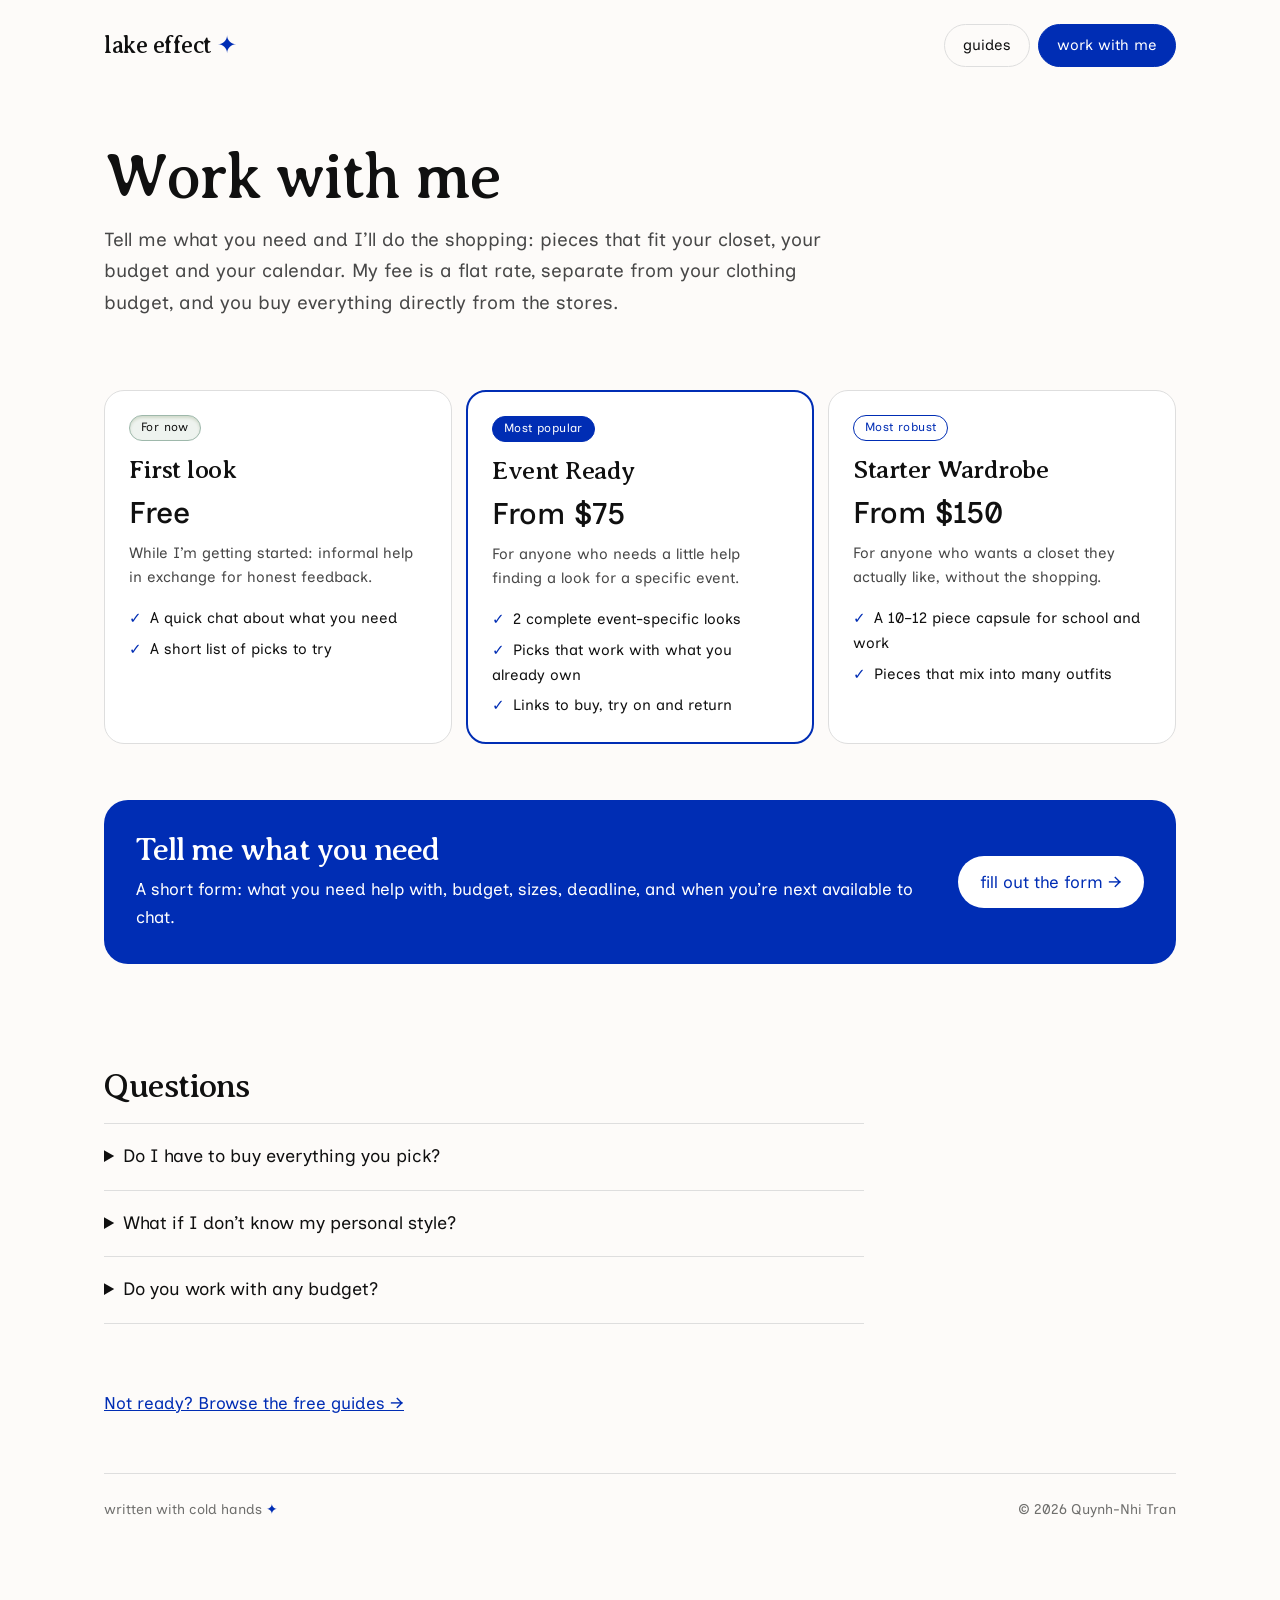
<file: work-with-me.html>
<!DOCTYPE html>
<html lang="en">
<head>
<meta charset="utf-8">
<meta name="viewport" content="width=device-width, initial-scale=1">
<title>Work with me | Lake Effect</title>
<meta name="description" content="Tell me what you need and I’ll do the shopping: pieces that fit your closet, your budget and your calendar.">
<meta property="og:title" content="Work with me | Lake Effect">
<meta property="og:description" content="Tell me what you need and I’ll do the shopping: pieces that fit your closet, your budget and your calendar.">
<link rel="icon" href="data:image/svg+xml,%3Csvg xmlns='http://www.w3.org/2000/svg' viewBox='0 0 100 100'%3E%3Ctext y='.9em' font-size='90' fill='%23002db4'%3E✦%3C/text%3E%3C/svg%3E">
<link rel="preconnect" href="https://fonts.googleapis.com">
<link rel="preconnect" href="https://fonts.gstatic.com" crossorigin>
<link href="https://fonts.googleapis.com/css2?family=Averia+Serif+Libre:ital,wght@0,300;0,400;0,700;1,400&family=Inclusive+Sans:ital,wght@0,400;0,500;1,400&display=swap" rel="stylesheet">
<link rel="stylesheet" href="assets/style.css">
</head>
<body>
<div class="wrap">

  <header class="top">
    <a class="brand" href="./">lake effect <span>✦</span></a>
    <nav class="nav" aria-label="Main">
      <a class="pill" href="guides/">guides</a>
      <a class="pill on" href="work-with-me.html" aria-current="page">work with me</a>
    </nav>
  </header>

  <section class="hero">
    <h1>Work with me</h1>
    <p class="lede">Tell me what you need and I’ll do the shopping: pieces that fit your closet, your budget and your calendar. My fee is a flat rate, separate from your clothing budget, and you buy everything directly from the stores.</p>
  </section>

  <section class="packages" aria-label="Packages">
    <div class="pkg">
      <div class="tags"><span class="tag">For now</span></div>
      <h3>First look</h3>
      <span class="price">Free</span>
      <p>While I’m getting started: informal help in exchange for honest feedback.</p>
      <ul class="checks">
        <li>A quick chat about what you need</li>
        <li>A short list of picks to try</li>
      </ul>
    </div>
    <div class="pkg featured">
      <div class="tags"><span class="tag tag-solid">Most popular</span></div>
      <h3>Event Ready</h3>
      <span class="price">From $75</span>
      <p>For anyone who needs a little help finding a look for a specific event.</p>
      <ul class="checks">
        <li>2 complete event-specific looks</li>
        <li>Picks that work with what you already own</li>
        <li>Links to buy, try on and return</li>
      </ul>
    </div>
    <div class="pkg">
      <div class="tags"><span class="tag tag-gift">Most robust</span></div>
      <h3>Starter Wardrobe</h3>
      <span class="price">From $150</span>
      <p>For anyone who wants a closet they actually like, without the shopping.</p>
      <ul class="checks">
        <li>A 10–12 piece capsule for school and work</li>
        <li>Pieces that mix into many outfits</li>
      </ul>
    </div>
  </section>

  <section class="cta">
    <div>
      <h2>Tell me what you need</h2>
      <p>A short form: what you need help with, budget, sizes, deadline, and when you’re next available to chat.</p>
    </div>
    <a href="https://docs.google.com/forms/d/e/1FAIpQLSfLQm3GucfrW4snLwF-FonYZRAUPphRfsn3Q043VYb1VzMQIQ/viewform?usp=header" target="_blank" rel="noopener">fill out the form →</a>
  </section>

  <section class="block faq" style="margin-top: 56px; border-top: 0" aria-labelledby="questions">
    <h2 id="questions">Questions</h2>
    <details>
      <summary>Do I have to buy everything you pick?</summary>
      <p>Not at all! My recommendations are just suggestions, and we can go through a few rounds if you’re not in love with anything I recommend.</p>
    </details>
    <details>
      <summary>What if I don’t know my personal style?</summary>
      <p>Totally normal not to know what your style is! To get started, I may ask you to share a few pictures of outfits or pieces you’ve worn and really like, or to build a short mood board. It can also help to try on a few things together, if you have time, to get live feedback on what’s working.</p>
    </details>
    <details>
      <summary>Do you work with any budget?</summary>
      <p>Yes! I’m happy to work with any budget. If you’re interested, I can recommend secondhand finds from online platforms (like eBay and Poshmark) or go shopping in person at thrift and consignment stores.</p>
    </details>
  </section>

  <p><a href="guides/">Not ready? Browse the free guides →</a></p>

  <footer><span>written with cold hands <span class="star">✦</span></span><span>© 2026 Quynh-Nhi Tran</span></footer>
</div>
</body>
</html>
</file>
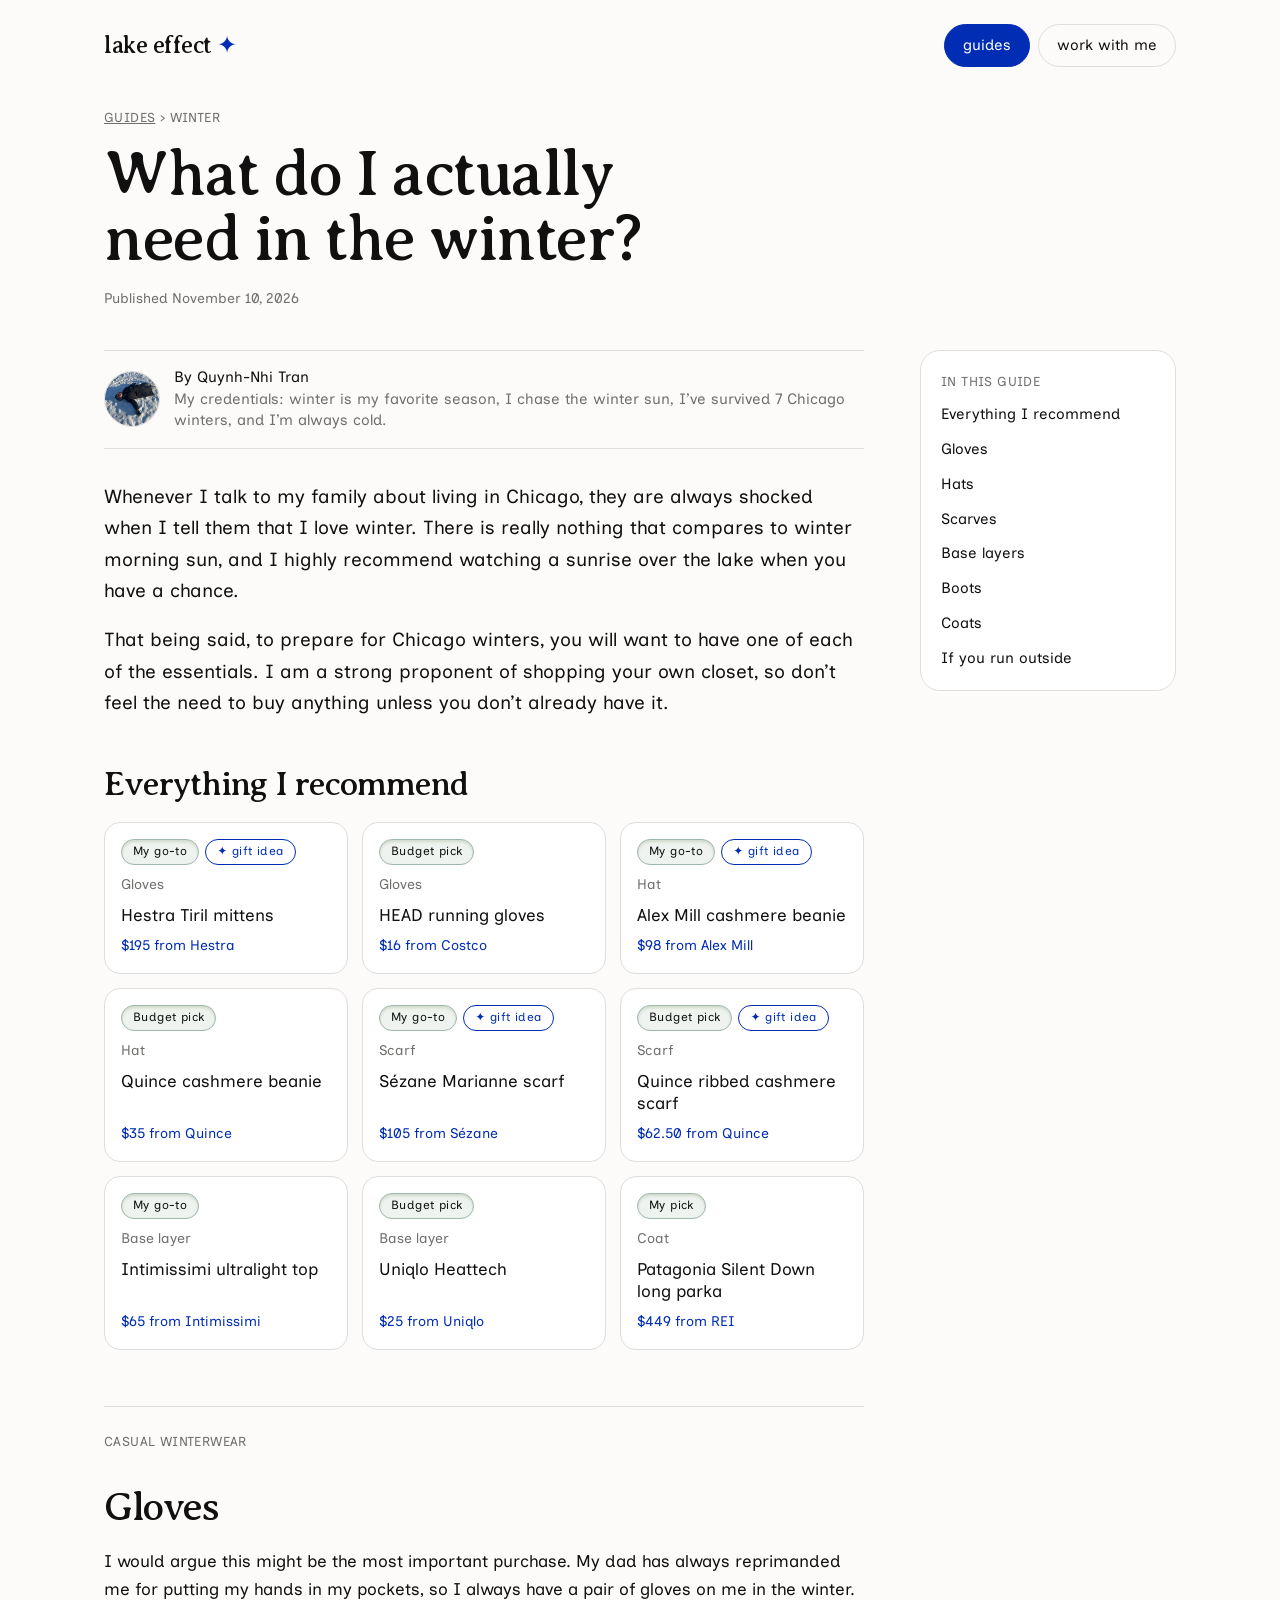
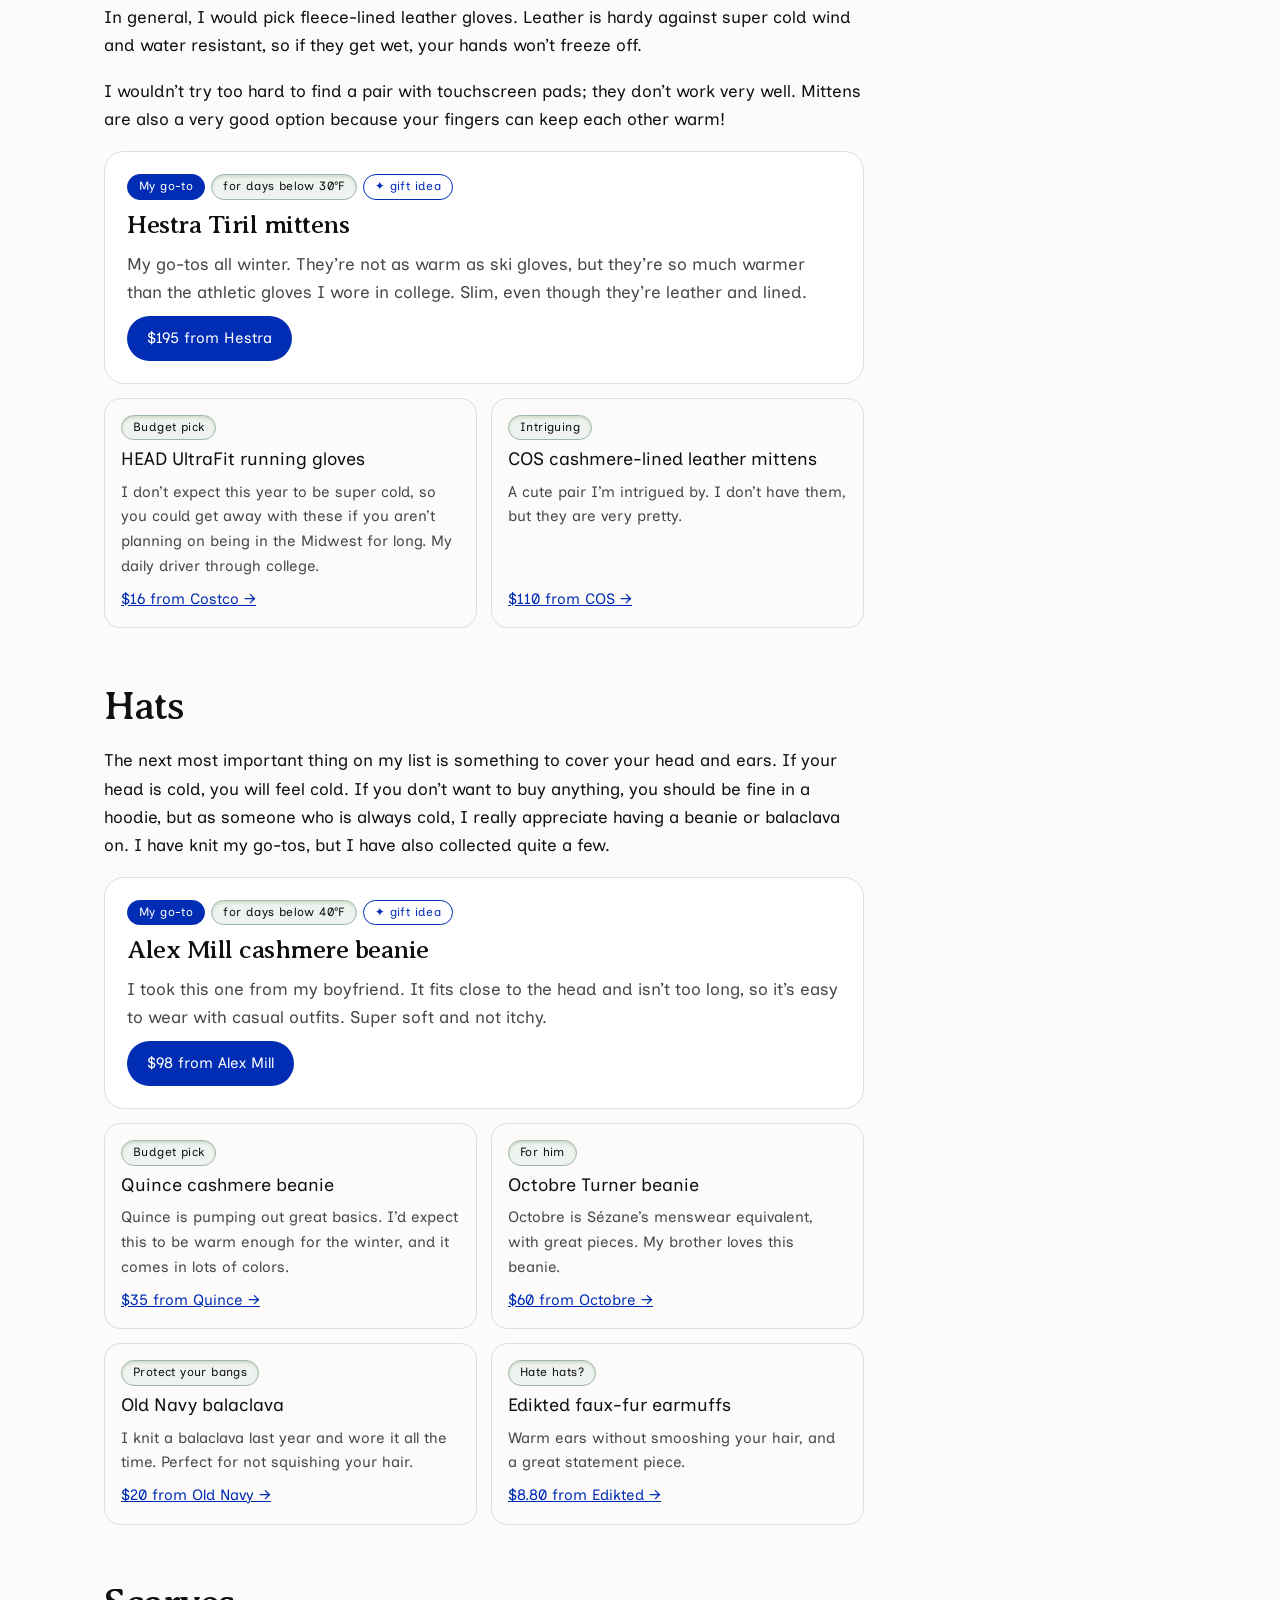
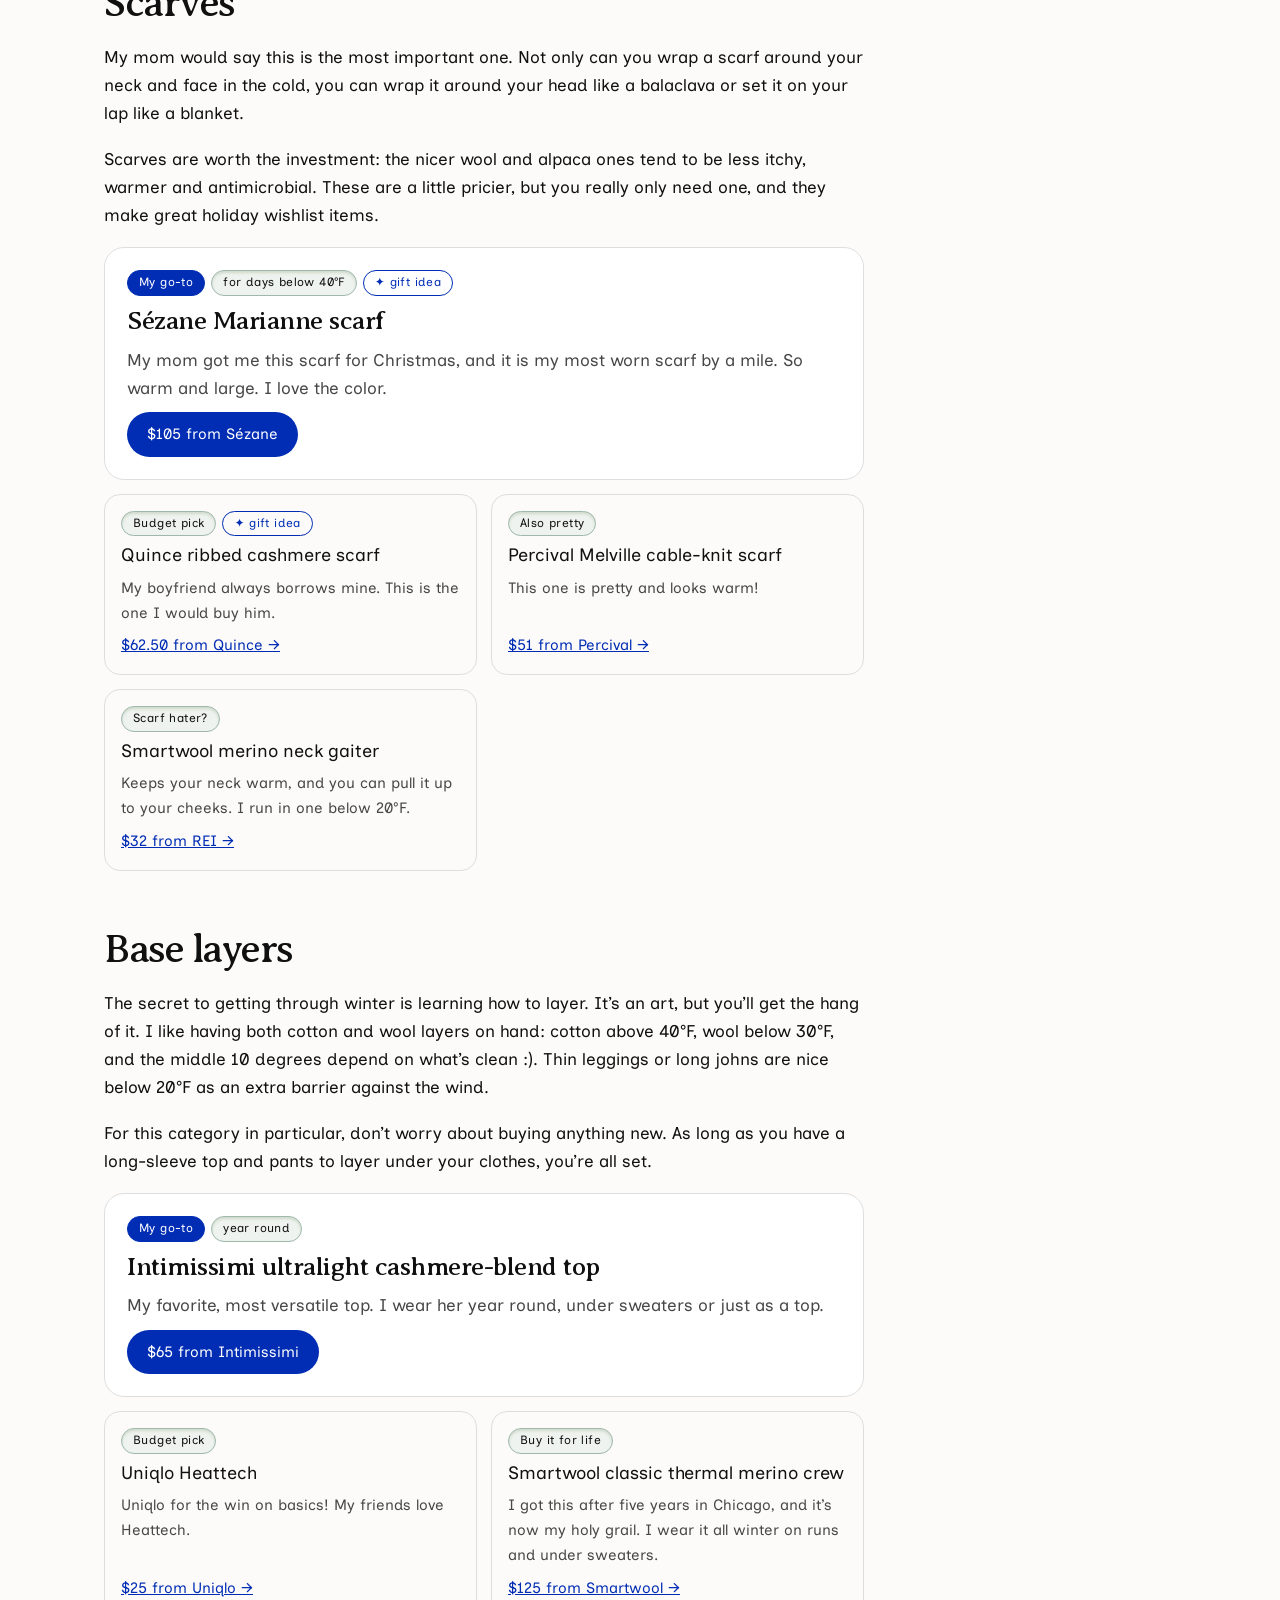
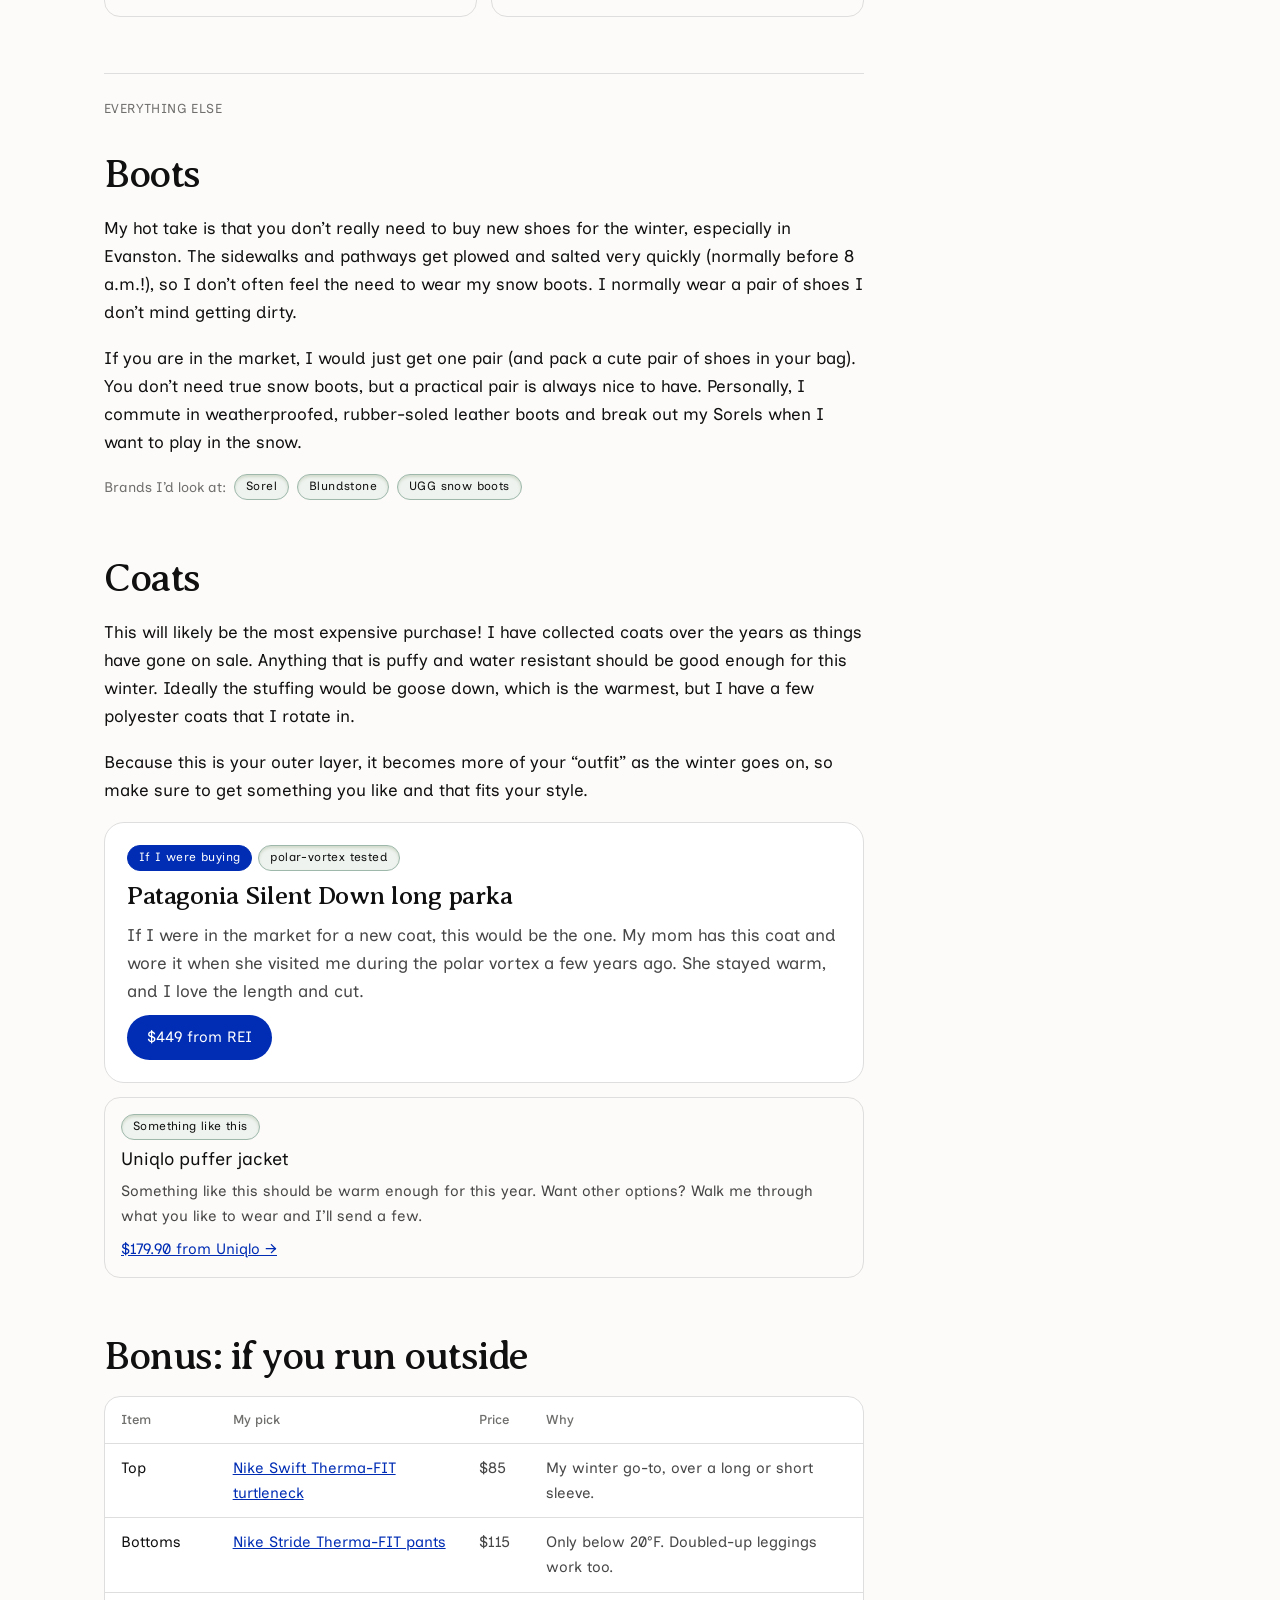
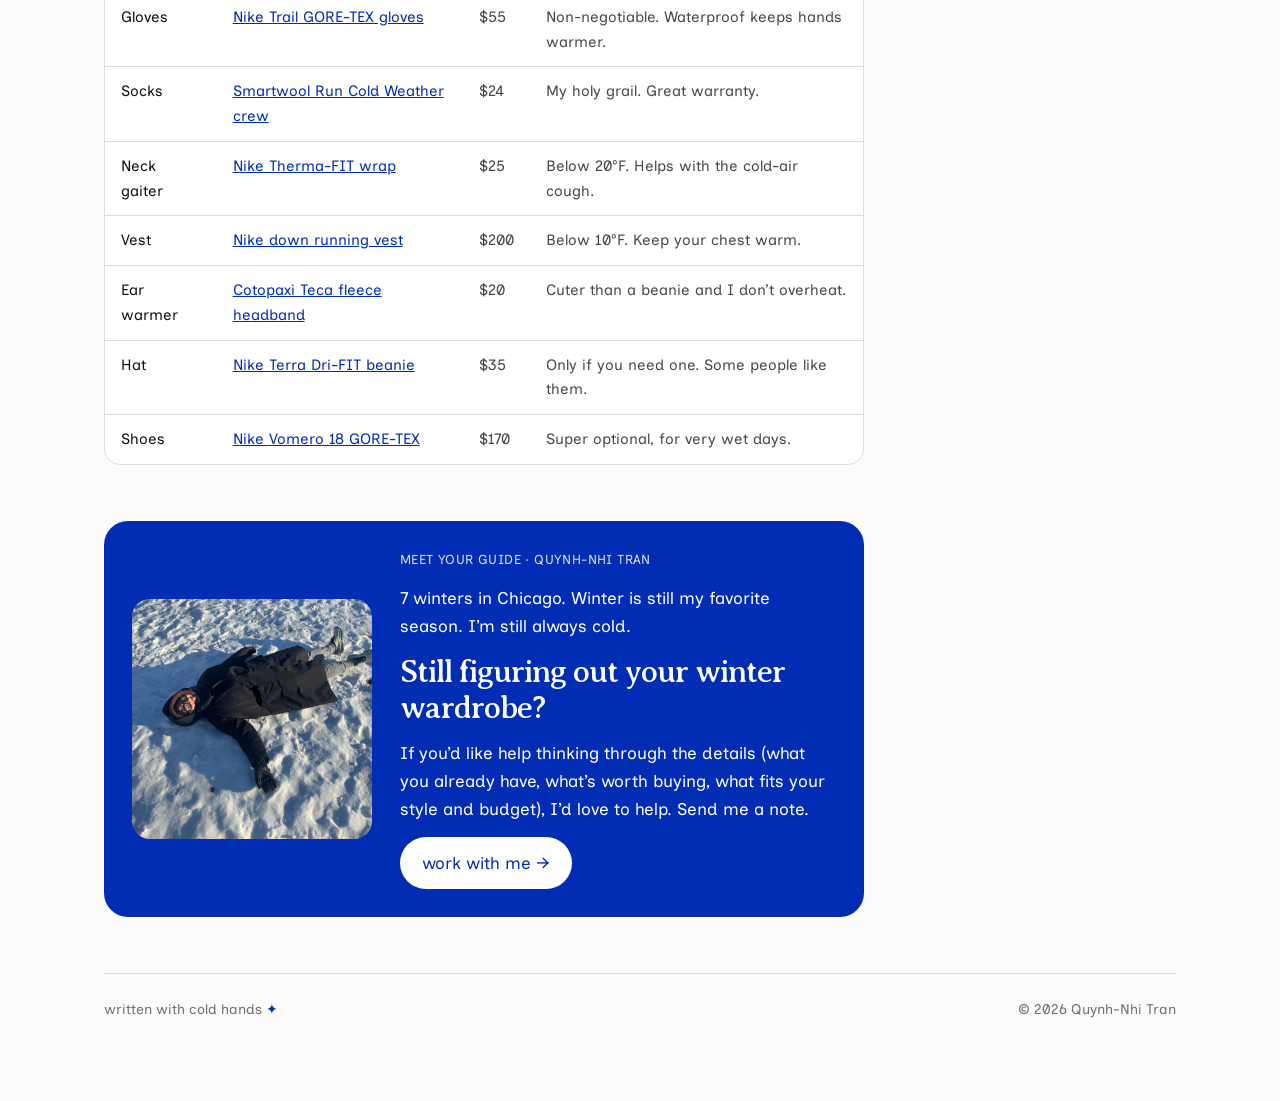
<file: guides/winter.html>
<!DOCTYPE html>
<html lang="en">
<head>
<meta charset="utf-8">
<meta name="viewport" content="width=device-width, initial-scale=1">
<title>What do I actually need in the winter? | Lake Effect</title>
<meta name="description" content="A Chicago-winter-loving student's honest guide to gloves, hats, scarves, base layers, boots and coats. Shop your closet first.">
<link rel="icon" href="data:image/svg+xml,%3Csvg xmlns='http://www.w3.org/2000/svg' viewBox='0 0 100 100'%3E%3Ctext y='.9em' font-size='90' fill='%23002db4'%3E✦%3C/text%3E%3C/svg%3E">
<link rel="preconnect" href="https://fonts.googleapis.com">
<link rel="preconnect" href="https://fonts.gstatic.com" crossorigin>
<link href="https://fonts.googleapis.com/css2?family=Averia+Serif+Libre:ital,wght@0,300;0,400;0,700;1,400&family=Inclusive+Sans:ital,wght@0,400;0,500;1,400&display=swap" rel="stylesheet">
<link rel="stylesheet" href="../assets/style.css">
</head>
<body>
<div class="wrap">

  <header class="top">
    <a class="brand" href="../">lake effect <span>✦</span></a>
    <nav class="nav" aria-label="Main">
      <a class="pill on" href="./" aria-current="page">guides</a>
      <a class="pill" href="../work-with-me.html">work with me</a>
    </nav>
  </header>

  <div class="kicker"><a href="./">Guides</a> › Winter</div>
  <h1>What do I actually need in the winter?</h1>
  <div class="date">Published November 10, 2026</div>

  <div class="cols">
    <main>
      <div class="byline">
        <img src="../assets/snow-angel.jpg" alt="Quynh-Nhi making a snow angel">
        <div>By Quynh-Nhi Tran<small>My credentials: winter is my favorite season, I chase the winter sun, I’ve survived 7 Chicago winters, and I’m always cold.</small></div>
      </div>

      <div class="intro">
        <p>Whenever I talk to my family about living in Chicago, they are always shocked when I tell them that I love winter. There is really nothing that compares to winter morning sun, and I highly recommend watching a sunrise over the lake when you have a chance.</p>
        <p>That being said, to prepare for Chicago winters, you will want to have one of each of the essentials. I am a strong proponent of shopping your own closet, so don’t feel the need to buy anything unless you don’t already have it.</p>
      </div>

      <section id="everything">
        <h2>Everything I recommend</h2>
        <div class="grid">
          <a class="sum" href="https://www.hestragloves.us/products/tiril-mitt-black" target="_blank" rel="noopener">
            <div class="tags"><span class="tag">My go-to</span><span class="tag tag-gift">✦ gift idea</span></div>
            <span class="sum-cat">Gloves</span>
            <span class="sum-name">Hestra Tiril mittens</span>
            <span class="sum-price">$195 from Hestra</span>
          </a>
          <a class="sum" href="https://www.costco.com/p/-/head-mens-ultrafit-touchscreen-running-gloves/100428847" target="_blank" rel="noopener">
            <div class="tags"><span class="tag">Budget pick</span></div>
            <span class="sum-cat">Gloves</span>
            <span class="sum-name">HEAD running gloves</span>
            <span class="sum-price">$16 from Costco</span>
          </a>
          <a class="sum" href="https://www.alexmill.com/collections/cashmere-beanie/products/cashmere-solid-beanie-in-navy" target="_blank" rel="noopener">
            <div class="tags"><span class="tag">My go-to</span><span class="tag tag-gift">✦ gift idea</span></div>
            <span class="sum-cat">Hat</span>
            <span class="sum-name">Alex Mill cashmere beanie</span>
            <span class="sum-price">$98 from Alex Mill</span>
          </a>
          <a class="sum" href="https://www.quince.com/unisex/cashmere/beanie?color=lugano-teal&amp;size=m/l" target="_blank" rel="noopener">
            <div class="tags"><span class="tag">Budget pick</span></div>
            <span class="sum-cat">Hat</span>
            <span class="sum-name">Quince cashmere beanie</span>
            <span class="sum-price">$35 from Quince</span>
          </a>
          <a class="sum" href="https://www.sezane.com/us-en/product/marianne-scarf/royal-blue" target="_blank" rel="noopener">
            <div class="tags"><span class="tag">My go-to</span><span class="tag tag-gift">✦ gift idea</span></div>
            <span class="sum-cat">Scarf</span>
            <span class="sum-name">Sézane Marianne scarf</span>
            <span class="sum-price">$105 from Sézane</span>
          </a>
          <a class="sum" href="https://www.quince.com/unisex/ribbed-knit-cashmere-scarf?color=olive-twist&amp;size=one-size" target="_blank" rel="noopener">
            <div class="tags"><span class="tag">Budget pick</span><span class="tag tag-gift">✦ gift idea</span></div>
            <span class="sum-cat">Scarf</span>
            <span class="sum-name">Quince ribbed cashmere scarf</span>
            <span class="sum-price">$62.50 from Quince</span>
          </a>
          <a class="sum" href="https://www.intimissimi.com/us/product/long_sleeve_boatneck_ultralight_with_cashmere_top-CLD28B.html" target="_blank" rel="noopener">
            <div class="tags"><span class="tag">My go-to</span></div>
            <span class="sum-cat">Base layer</span>
            <span class="sum-name">Intimissimi ultralight top</span>
            <span class="sum-price">$65 from Intimissimi</span>
          </a>
          <a class="sum" href="https://www.uniqlo.com/us/en/products/E469765-000/00?colorDisplayCode=78" target="_blank" rel="noopener">
            <div class="tags"><span class="tag">Budget pick</span></div>
            <span class="sum-cat">Base layer</span>
            <span class="sum-name">Uniqlo Heattech</span>
            <span class="sum-price">$25 from Uniqlo</span>
          </a>
          <a class="sum" href="https://www.rei.com/product/193339/patagonia-silent-down-long-parka-womens" target="_blank" rel="noopener">
            <div class="tags"><span class="tag">My pick</span></div>
            <span class="sum-cat">Coat</span>
            <span class="sum-name">Patagonia Silent Down long parka</span>
            <span class="sum-price">$449 from REI</span>
          </a>
        </div>
      </section>

      <div class="group">Casual winterwear</div>

      <section id="gloves" class="sec">
        <h2>Gloves</h2>
        <p>I would argue this might be the most important purchase. My dad has always reprimanded me for putting my hands in my pockets, so I always have a pair of gloves on me in the winter. In general, I would pick fleece-lined leather gloves. Leather is hardy against super cold wind and water resistant, so if they get wet, your hands won’t freeze off.</p><p>I wouldn’t try too hard to find a pair with touchscreen pads; they don’t work very well. Mittens are also a very good option because your fingers can keep each other warm!</p>
        
        <div class="pick">
          <div class="tags"><span class="tag tag-solid">My go-to</span><span class="tag">for days below 30°F</span><span class="tag tag-gift">✦ gift idea</span></div>
          <h3>Hestra Tiril mittens</h3>
          <p>My go-tos all winter. They’re not as warm as ski gloves, but they’re so much warmer than the athletic gloves I wore in college. Slim, even though they’re leather and lined.</p>
          <a href="https://www.hestragloves.us/products/tiril-mitt-black" target="_blank" rel="noopener" class="btn">$195 from Hestra</a>
        </div>
        <div class="alts">
          <div class="alt">
            <div class="tags"><span class="tag">Budget pick</span></div>
            <h4>HEAD UltraFit running gloves</h4>
            <p>I don’t expect this year to be super cold, so you could get away with these if you aren’t planning on being in the Midwest for long. My daily driver through college.</p>
            <a href="https://www.costco.com/p/-/head-mens-ultrafit-touchscreen-running-gloves/100428847" target="_blank" rel="noopener">$16 from Costco →</a>
          </div>
          <div class="alt">
            <div class="tags"><span class="tag">Intriguing</span></div>
            <h4>COS cashmere-lined leather mittens</h4>
            <p>A cute pair I’m intrigued by. I don’t have them, but they are very pretty.</p>
            <a href="https://www.cos.com/en-us/women/accessories/hatsscarvesgloves/gloves/product/cashmere-lined-leather-mittens-black-1369770001" target="_blank" rel="noopener">$110 from COS →</a>
          </div>
        </div>
      </section>
      <section id="hats" class="sec">
        <h2>Hats</h2>
        <p>The next most important thing on my list is something to cover your head and ears. If your head is cold, you will feel cold. If you don’t want to buy anything, you should be fine in a hoodie, but as someone who is always cold, I really appreciate having a beanie or balaclava on. I have knit my go-tos, but I have also collected quite a few.</p>
        
        <div class="pick">
          <div class="tags"><span class="tag tag-solid">My go-to</span><span class="tag">for days below 40°F</span><span class="tag tag-gift">✦ gift idea</span></div>
          <h3>Alex Mill cashmere beanie</h3>
          <p>I took this one from my boyfriend. It fits close to the head and isn’t too long, so it’s easy to wear with casual outfits. Super soft and not itchy.</p>
          <a href="https://www.alexmill.com/collections/cashmere-beanie/products/cashmere-solid-beanie-in-navy" target="_blank" rel="noopener" class="btn">$98 from Alex Mill</a>
        </div>
        <div class="alts">
          <div class="alt">
            <div class="tags"><span class="tag">Budget pick</span></div>
            <h4>Quince cashmere beanie</h4>
            <p>Quince is pumping out great basics. I’d expect this to be warm enough for the winter, and it comes in lots of colors.</p>
            <a href="https://www.quince.com/unisex/cashmere/beanie?color=lugano-teal&amp;size=m/l" target="_blank" rel="noopener">$35 from Quince →</a>
          </div>
          <div class="alt">
            <div class="tags"><span class="tag">For him</span></div>
            <h4>Octobre Turner beanie</h4>
            <p>Octobre is Sézane’s menswear equivalent, with great pieces. My brother loves this beanie.</p>
            <a href="https://www.octobre-editions.com/us-en/product/turner-beanie/sage-green" target="_blank" rel="noopener">$60 from Octobre →</a>
          </div>
          <div class="alt">
            <div class="tags"><span class="tag">Protect your bangs</span></div>
            <h4>Old Navy balaclava</h4>
            <p>I knit a balaclava last year and wore it all the time. Perfect for not squishing your hair.</p>
            <a href="https://oldnavy.gap.com/browse/product.do?pid=9063480120000" target="_blank" rel="noopener">$20 from Old Navy →</a>
          </div>
          <div class="alt">
            <div class="tags"><span class="tag">Hate hats?</span></div>
            <h4>Edikted faux-fur earmuffs</h4>
            <p>Warm ears without smooshing your hair, and a great statement piece.</p>
            <a href="https://edikted.com/products/acc2249_black" target="_blank" rel="noopener">$8.80 from Edikted →</a>
          </div>
        </div>
      </section>
      <section id="scarves" class="sec">
        <h2>Scarves</h2>
        <p>My mom would say this is the most important one. Not only can you wrap a scarf around your neck and face in the cold, you can wrap it around your head like a balaclava or set it on your lap like a blanket.</p><p>Scarves are worth the investment: the nicer wool and alpaca ones tend to be less itchy, warmer and antimicrobial. These are a little pricier, but you really only need one, and they make great holiday wishlist items.</p>
        
        <div class="pick">
          <div class="tags"><span class="tag tag-solid">My go-to</span><span class="tag">for days below 40°F</span><span class="tag tag-gift">✦ gift idea</span></div>
          <h3>Sézane Marianne scarf</h3>
          <p>My mom got me this scarf for Christmas, and it is my most worn scarf by a mile. So warm and large. I love the color.</p>
          <a href="https://www.sezane.com/us-en/product/marianne-scarf/royal-blue" target="_blank" rel="noopener" class="btn">$105 from Sézane</a>
        </div>
        <div class="alts">
          <div class="alt">
            <div class="tags"><span class="tag">Budget pick</span><span class="tag tag-gift">✦ gift idea</span></div>
            <h4>Quince ribbed cashmere scarf</h4>
            <p>My boyfriend always borrows mine. This is the one I would buy him.</p>
            <a href="https://www.quince.com/unisex/ribbed-knit-cashmere-scarf?color=olive-twist&amp;size=one-size" target="_blank" rel="noopener">$62.50 from Quince →</a>
          </div>
          <div class="alt">
            <div class="tags"><span class="tag">Also pretty</span></div>
            <h4>Percival Melville cable-knit scarf</h4>
            <p>This one is pretty and looks warm!</p>
            <a href="https://www.percivalclo.com/products/melville-cable-knited-scarf-wool-ecru" target="_blank" rel="noopener">$51 from Percival →</a>
          </div>
          <div class="alt">
            <div class="tags"><span class="tag">Scarf hater?</span></div>
            <h4>Smartwool merino neck gaiter</h4>
            <p>Keeps your neck warm, and you can pull it up to your cheeks. I run in one below 20°F.</p>
            <a href="https://www.rei.com/product/223715/smartwool-thermal-merino-reversible-neck-gaiter" target="_blank" rel="noopener">$32 from REI →</a>
          </div>
        </div>
      </section>
      <section id="base-layers" class="sec">
        <h2>Base layers</h2>
        <p>The secret to getting through winter is learning how to layer. It’s an art, but you’ll get the hang of it. I like having both cotton and wool layers on hand: cotton above 40°F, wool below 30°F, and the middle 10 degrees depend on what’s clean :). Thin leggings or long johns are nice below 20°F as an extra barrier against the wind.</p><p>For this category in particular, don’t worry about buying anything new. As long as you have a long-sleeve top and pants to layer under your clothes, you’re all set.</p>
        
        <div class="pick">
          <div class="tags"><span class="tag tag-solid">My go-to</span><span class="tag">year round</span></div>
          <h3>Intimissimi ultralight cashmere-blend top</h3>
          <p>My favorite, most versatile top. I wear her year round, under sweaters or just as a top.</p>
          <a href="https://www.intimissimi.com/us/product/long_sleeve_boatneck_ultralight_with_cashmere_top-CLD28B.html" target="_blank" rel="noopener" class="btn">$65 from Intimissimi</a>
        </div>
        <div class="alts">
          <div class="alt">
            <div class="tags"><span class="tag">Budget pick</span></div>
            <h4>Uniqlo Heattech</h4>
            <p>Uniqlo for the win on basics! My friends love Heattech.</p>
            <a href="https://www.uniqlo.com/us/en/products/E469765-000/00?colorDisplayCode=78" target="_blank" rel="noopener">$25 from Uniqlo →</a>
          </div>
          <div class="alt">
            <div class="tags"><span class="tag">Buy it for life</span></div>
            <h4>Smartwool classic thermal merino crew</h4>
            <p>I got this after five years in Chicago, and it’s now my holy grail. I wear it all winter on runs and under sweaters.</p>
            <a href="https://www.smartwool.com/en-us/products/womens-classic-thermal-merino-base-layer-crew-sw016369?variant=63206719062385" target="_blank" rel="noopener">$125 from Smartwool →</a>
          </div>
        </div>
      </section>

      <div class="group">Everything else</div>

      <section id="boots" class="sec">
        <h2>Boots</h2>
        <p>My hot take is that you don’t really need to buy new shoes for the winter, especially in Evanston. The sidewalks and pathways get plowed and salted very quickly (normally before 8 a.m.!), so I don’t often feel the need to wear my snow boots. I normally wear a pair of shoes I don’t mind getting dirty.</p>
        <p>If you are in the market, I would just get one pair (and pack a cute pair of shoes in your bag). You don’t need true snow boots, but a practical pair is always nice to have. Personally, I commute in weatherproofed, rubber-soled leather boots and break out my Sorels when I want to play in the snow.</p>
        <div class="chips"><span>Brands I’d look at:</span><span class="tag">Sorel</span><span class="tag">Blundstone</span><span class="tag">UGG snow boots</span></div>
      </section>

      <section id="coats" class="sec">
        <h2>Coats</h2>
        <p>This will likely be the most expensive purchase! I have collected coats over the years as things have gone on sale. Anything that is puffy and water resistant should be good enough for this winter. Ideally the stuffing would be goose down, which is the warmest, but I have a few polyester coats that I rotate in.</p>
        <p>Because this is your outer layer, it becomes more of your “outfit” as the winter goes on, so make sure to get something you like and that fits your style.</p>
        <div class="pick">
          <div class="tags"><span class="tag tag-solid">If I were buying</span><span class="tag">polar-vortex tested</span></div>
          <h3>Patagonia Silent Down long parka</h3>
          <p>If I were in the market for a new coat, this would be the one. My mom has this coat and wore it when she visited me during the polar vortex a few years ago. She stayed warm, and I love the length and cut.</p>
          <a href="https://www.rei.com/product/193339/patagonia-silent-down-long-parka-womens" target="_blank" rel="noopener" class="btn">$449 from REI</a>
        </div>
        <div class="alts">
          <div class="alt">
            <div class="tags"><span class="tag">Something like this</span></div>
            <h4>Uniqlo puffer jacket</h4>
            <p>Something like this should be warm enough for this year. Want other options? Walk me through what you like to wear and I’ll send a few.</p>
            <a href="https://www.uniqlo.com/us/en/products/E481675-000/00?colorDisplayCode=56" target="_blank" rel="noopener">$179.90 from Uniqlo →</a>
          </div>
        </div>
      </section>

      <section id="running" class="sec">
        <h2>Bonus: if you run outside</h2>
        <div class="table-box">
          <table>
            <thead><tr><th scope="col">Item</th><th scope="col">My pick</th><th scope="col">Price</th><th scope="col">Why</th></tr></thead>
            <tbody>
              <tr><td>Top</td><td><a href="https://www.nike.com/t/swift-womens-therma-fit-turtle-neck-running-top-Ih5P1cOx/HV2969-010" target="_blank" rel="noopener">Nike Swift Therma-FIT turtleneck</a></td><td class="num">$85</td><td>My winter go-to, over a long or short sleeve.</td></tr>
              <tr><td>Bottoms</td><td><a href="https://www.nike.com/t/stride-mens-therma-fit-winterized-running-pants-b3wRiUQv/IO1246-010" target="_blank" rel="noopener">Nike Stride Therma-FIT pants</a></td><td class="num">$115</td><td>Only below 20°F. Doubled-up leggings work too.</td></tr>
              <tr><td>Gloves</td><td><a href="https://www.nike.com/t/trail-gore-tex-storm-fit-running-gloves-nqN7cXyP/N1012397-042" target="_blank" rel="noopener">Nike Trail GORE-TEX gloves</a></td><td class="num">$55</td><td>Non-negotiable. Waterproof keeps hands warmer.</td></tr>
              <tr><td>Socks</td><td><a href="https://www.smartwool.com/en-us/products/run-cold-weather-crew-socks-sw001905?variant=63799478747505" target="_blank" rel="noopener">Smartwool Run Cold Weather crew</a></td><td class="num">$24</td><td>My holy grail. Great warranty.</td></tr>
              <tr><td>Neck gaiter</td><td><a href="https://www.nike.com/t/therma-fit-wrap-SBlcr5/N1002584-042" target="_blank" rel="noopener">Nike Therma-FIT wrap</a></td><td class="num">$25</td><td>Below 20°F. Helps with the cold-air cough.</td></tr>
              <tr><td>Vest</td><td><a href="https://www.nike.com/t/nikelab-running-mens-vest-iwasLCFO/IO2205-010" target="_blank" rel="noopener">Nike down running vest</a></td><td class="num">$200</td><td>Below 10°F. Keep your chest warm.</td></tr>
              <tr><td>Ear warmer</td><td><a href="https://www.rei.com/product/211161/cotopaxi-teca-fleece-headband" target="_blank" rel="noopener">Cotopaxi Teca fleece headband</a></td><td class="num">$20</td><td>Cuter than a beanie and I don’t overheat.</td></tr>
              <tr><td>Hat</td><td><a href="https://www.nike.com/t/terra-dri-fit-uncuffed-running-beanie-WBjuEQAz/N1013205-082" target="_blank" rel="noopener">Nike Terra Dri-FIT beanie</a></td><td class="num">$35</td><td>Only if you need one. Some people like them.</td></tr>
              <tr><td>Shoes</td><td><a href="https://www.nike.com/t/vomero-18-gore-tex-mens-waterproof-road-running-shoes-with-reflective-accents-vEWMytZi/HQ7001-004" target="_blank" rel="noopener">Nike Vomero 18 GORE-TEX</a></td><td class="num">$170</td><td>Super optional, for very wet days.</td></tr>
            </tbody>
          </table>
        </div>
      </section>

      <section class="guide" id="guide">
        <img src="../assets/snow-angel.jpg" alt="Quynh-Nhi making a snow angel in a long black parka">
        <div>
          <span class="kicker">Meet your guide · Quynh-Nhi Tran</span>
          <p>7 winters in Chicago. Winter is still my favorite season. I’m still always cold.</p>
          <h2>Still figuring out your winter wardrobe?</h2>
          <p>If you’d like help thinking through the details (what you already have, what’s worth buying, what fits your style and budget), I’d love to help. Send me a note.</p>
          <a href="../work-with-me.html">work with me →</a>
        </div>
      </section>
    </main>

    <aside aria-label="In this guide">
      <span class="kicker">In this guide</span>
      <a href="#everything">Everything I recommend</a><a href="#gloves">Gloves</a><a href="#hats">Hats</a><a href="#scarves">Scarves</a><a href="#base-layers">Base layers</a><a href="#boots">Boots</a><a href="#coats">Coats</a><a href="#running">If you run outside</a>
    </aside>
  </div>

  <footer><span>written with cold hands <span class="star">✦</span></span><span>© 2026 Quynh-Nhi Tran</span></footer>
</div>
</body>
</html>
</file>
<file: assets/style.css>
/* ===== Colors and fonts: change them here ===== */
:root {
  --bg: #fdfbf9;        /* page background */
  --surface: #ffffff;   /* cards */
  --soft: #f1f1ef;      /* soft fills */
  --ink: #101010;       /* headings and main text */
  --text: #474747;      /* secondary text */
  --muted: #6f6f6d;     /* small labels */
  --line: #dedede;      /* borders */
  --blue: #002db4;      /* buttons and accents */
  --blue-dark: #164485;
  --sage: #9eb8ab;      /* tag border */
  --sage-fill: #eef3ef; /* tag fill */
  --display: "Averia Serif Libre", Georgia, serif;
  --body: "Inclusive Sans", system-ui, -apple-system, "Segoe UI", sans-serif;
  color-scheme: light;
}
* { box-sizing: border-box; }
html { scroll-behavior: smooth; }
@media (prefers-reduced-motion: reduce) { html { scroll-behavior: auto; } }
body { margin: 0; background: var(--bg); color: var(--ink); font: 17px/1.65 var(--body); }
a { color: var(--blue); }
a:hover { color: var(--blue-dark); }
a:focus-visible { outline: 3px solid var(--blue); outline-offset: 3px; border-radius: 4px; }
.wrap { max-width: 1120px; margin: 0 auto; padding: 0 24px 80px; }

/* Header */
.top { display: flex; justify-content: space-between; align-items: center; flex-wrap: wrap; gap: 16px; padding: 24px 0 40px; }
.brand { font: 400 24px/1 var(--display); letter-spacing: -0.5px; color: var(--ink); text-decoration: none; }
.brand span, .star { color: var(--blue); }
.nav { display: flex; gap: 8px; flex-wrap: wrap; }
.pill { border: 1px solid var(--line); color: var(--ink); border-radius: 200px; padding: 8px 18px; text-decoration: none; font-size: 15px; }
.pill.on { background: var(--blue); border-color: var(--blue); color: #fff; }

/* Title block */
.kicker { font-size: 13px; letter-spacing: 0.4px; text-transform: uppercase; color: var(--muted); }
h1 { font: 400 clamp(40px, 6vw, 64px)/1.02 var(--display); letter-spacing: -1.5px; margin: 14px 0 14px; max-width: 16ch; text-wrap: balance; }
.date { font-size: 14px; color: var(--muted); }

/* Layout */
.cols { display: flex; flex-wrap: wrap; gap: 56px; align-items: flex-start; margin-top: 40px; }
main { flex: 999 1 560px; min-width: 0; max-width: 760px; }
aside { flex: 1 1 220px; position: sticky; top: 24px; display: flex; flex-direction: column; gap: 10px; padding: 20px; border: 1px solid var(--line); border-radius: 20px; background: var(--surface); }
aside a { color: var(--ink); text-decoration: none; font-size: 15px; }
aside a:hover { color: var(--blue); }

.byline { display: flex; gap: 14px; align-items: center; border-top: 1px solid var(--line); border-bottom: 1px solid var(--line); padding: 16px 0; font-size: 15px; line-height: 1.45; }
.byline img { width: 56px; height: 56px; border-radius: 50%; object-fit: cover; object-position: 28% 45%; flex: 0 0 56px; border: 1px solid var(--line); }
.byline small { display: block; color: var(--muted); font-size: 15px; }
.intro { font-size: 19px; margin: 32px 0 0; }
.intro p { margin: 0 0 18px; }

h2 { font: 400 40px/1.1 var(--display); letter-spacing: -1.5px; margin: 0 0 18px; }
.group { font-size: 13px; letter-spacing: 0.4px; text-transform: uppercase; color: var(--muted); border-top: 1px solid var(--line); padding-top: 24px; margin: 56px 0 32px; }
.sec { margin-bottom: 56px; scroll-margin-top: 24px; }
.sec > p { margin: 0 0 18px; }

/* Tags */
.tags { display: flex; gap: 6px; flex-wrap: wrap; }
.tag { font-size: 12px; letter-spacing: 0.4px; border: 1px solid var(--sage); background: var(--sage-fill); box-shadow: inset 0 2px 3px #d0d9ca; color: var(--ink); border-radius: 200px; padding: 2px 11px; }
.tag-solid { background: var(--blue); border-color: var(--blue); box-shadow: none; color: #fff; }
.tag-gift { background: transparent; border-color: var(--blue); box-shadow: none; color: var(--blue); }

/* Summary grid */
#everything { margin-top: 48px; scroll-margin-top: 24px; }
#everything h2 { font-size: 34px; letter-spacing: -1px; }
.grid { display: grid; grid-template-columns: repeat(auto-fit, minmax(210px, 1fr)); gap: 14px; }
.sum { background: var(--surface); border: 1px solid var(--line); border-radius: 16px; padding: 16px; display: flex; flex-direction: column; gap: 8px; text-decoration: none; color: var(--text); transition: border-color .15s, transform .15s; }
.sum:hover { border-color: var(--blue); transform: translateY(-2px); }
@media (prefers-reduced-motion: reduce) { .sum, .sum:hover { transition: none; transform: none; } }
.sum-cat { font-size: 14px; color: var(--muted); }
.sum-name { font-size: 17px; color: var(--ink); line-height: 1.3; }
.sum-price { font-size: 14px; color: var(--blue); margin-top: auto; }

/* Pick + alternates */
.pick { background: var(--surface); border: 1px solid var(--line); border-radius: 20px; padding: 22px; display: flex; flex-direction: column; gap: 10px; margin: 8px 0 14px; }
.pick h3 { font: 400 26px/1.15 var(--display); letter-spacing: -0.5px; margin: 0; }
.pick p { margin: 0; color: var(--text); }
.btn { align-self: flex-start; background: var(--blue); color: #fff; border-radius: 200px; padding: 10px 20px; text-decoration: none; font-size: 15px; }
.btn:hover { background: var(--blue-dark); color: #fff; }
.alts { display: grid; grid-template-columns: repeat(auto-fit, minmax(260px, 1fr)); gap: 14px; }
.alt { border: 1px solid var(--line); border-radius: 16px; padding: 16px; display: flex; flex-direction: column; gap: 8px; }
.alt h4 { margin: 0; font-size: 18px; font-weight: 400; line-height: 1.3; }
.alt p { margin: 0; font-size: 15px; color: var(--text); }
.alt a { font-size: 15px; margin-top: auto; }
.chips { display: flex; gap: 8px; flex-wrap: wrap; align-items: center; }
.chips span:first-child { font-size: 14px; color: var(--muted); }

/* Running table */
.table-box { overflow-x: auto; border: 1px solid var(--line); border-radius: 16px; background: var(--surface); }
table { width: 100%; border-collapse: collapse; font-size: 15px; min-width: 560px; }
th { text-align: left; font-weight: 500; font-size: 13px; color: var(--muted); padding: 12px 16px; }
td { padding: 12px 16px; border-top: 1px solid var(--line); vertical-align: top; color: var(--text); }
td:first-child { color: var(--ink); }
.num { font-variant-numeric: tabular-nums; }

/* Guide box */
.guide { background: var(--blue); color: #fff; border-radius: 24px; padding: 28px; display: flex; flex-wrap: wrap; gap: 28px; align-items: center; margin-top: 56px; }
.guide img { flex: 0 0 240px; width: 240px; height: 240px; border-radius: 18px; object-fit: cover; object-position: 45% 50%; }
.guide div { flex: 1 1 280px; display: flex; flex-direction: column; gap: 14px; }
.guide .kicker { color: #fff; opacity: .85; }
.guide h2 { font-size: 32px; letter-spacing: -1px; margin: 0; }
.guide p { margin: 0; }
.guide a { align-self: flex-start; background: #fff; color: var(--blue); border-radius: 200px; padding: 12px 22px; text-decoration: none; }
.guide a:hover { background: var(--soft); color: var(--blue); }
.guide a:focus-visible { outline-color: #fff; }

footer { border-top: 1px solid var(--line); margin-top: 56px; padding-top: 24px; font-size: 14px; color: var(--muted); display: flex; justify-content: space-between; flex-wrap: wrap; gap: 12px; }

@media (max-width: 760px) {
  aside { position: static; order: -1; }
  h2 { font-size: 32px; }
  .guide img { width: 100%; height: 260px; flex-basis: 100%; }
}

/* ===== Shared pieces for the home, guides and work-with-me pages ===== */
.kicker a { color: inherit; }
.pill:hover { border-color: var(--blue); color: var(--blue); }
.pill.on:hover { color: #fff; }
.lede { font-size: 19px; color: var(--text); max-width: 62ch; margin: 0 0 24px; }
.hero { padding: 24px 0 48px; }
.hero h1 { max-width: 20ch; }
.block { border-top: 1px solid var(--line); padding: 48px 0; }
.block > h2 { font-size: 34px; letter-spacing: -1px; }
.btn-outline { display: inline-block; border: 1px solid var(--blue); color: var(--blue); border-radius: 200px; padding: 10px 20px; text-decoration: none; font-size: 15px; }
.btn-outline:hover { background: var(--blue); color: #fff; }
.center { text-align: center; }
.center p { margin: 0 0 16px; font-size: 18px; color: var(--text); }

/* How it works */
.steps { display: grid; grid-template-columns: repeat(auto-fit, minmax(240px, 1fr)); gap: 14px; }
.step { background: var(--surface); border: 1px solid var(--line); border-radius: 20px; padding: 22px; display: flex; flex-direction: column; gap: 6px; }
.step-num { font: 400 30px/1 var(--display); color: var(--blue); }
.step h3 { margin: 6px 0 0; font-size: 18px; font-weight: 500; }
.step p { margin: 0; font-size: 15px; color: var(--text); }

/* Meet your guide */
.meet { display: flex; flex-wrap: wrap; gap: 40px; align-items: center; }
.meet img { flex: 1 1 360px; max-width: 480px; width: 100%; aspect-ratio: 3 / 2; object-fit: cover; object-position: 30% 50%; border-radius: 20px; display: block; }
.meet div { flex: 999 1 380px; min-width: 0; }
.meet h2 { font-size: 34px; letter-spacing: -1px; }
.meet p { margin: 0; color: var(--text); }

/* Guide cards */
.cards { display: grid; grid-template-columns: repeat(auto-fit, minmax(280px, 1fr)); gap: 14px; }
.card { background: var(--surface); border: 1px solid var(--line); border-radius: 20px; padding: 16px; display: flex; flex-direction: column; gap: 10px; text-decoration: none; color: var(--ink); transition: border-color .15s, transform .15s; }
a.card:hover { border-color: var(--blue); transform: translateY(-2px); color: var(--ink); }
.card img { width: 100%; aspect-ratio: 16 / 10; object-fit: cover; border-radius: 12px; }
.card h3 { font: 400 24px/1.15 var(--display); letter-spacing: -0.5px; margin: 0; }
.card p { margin: 0; font-size: 15px; color: var(--text); }
.card-soon { background: transparent; border-style: dashed; justify-content: center; min-height: 180px; color: var(--muted); }
.card-soon h3 { color: var(--muted); }
@media (prefers-reduced-motion: reduce) { .card, a.card:hover { transition: none; transform: none; } }
.row-head { display: flex; justify-content: space-between; align-items: baseline; flex-wrap: wrap; gap: 12px; margin-bottom: 18px; }
.row-head h2 { margin: 0; font-size: 34px; letter-spacing: -1px; }

/* Featured guide */
.feature { display: flex; flex-wrap: wrap; gap: 32px; background: var(--surface); border: 1px solid var(--line); border-radius: 24px; padding: 20px; text-decoration: none; color: var(--ink); }
.feature:hover { border-color: var(--blue); color: var(--ink); }
.feature img { flex: 1 1 360px; width: 100%; max-height: 360px; aspect-ratio: 4 / 3; object-fit: cover; object-position: 40% 50%; border-radius: 16px; }
.feature div { flex: 1 1 320px; min-width: 0; display: flex; flex-direction: column; gap: 12px; justify-content: center; }
.feature h2 { margin: 0; }
.feature p { margin: 0; color: var(--text); }
.feature .more { color: var(--blue); }

/* Packages */
.packages { display: grid; grid-template-columns: repeat(auto-fit, minmax(270px, 1fr)); gap: 14px; }
.pkg { background: var(--surface); border: 1px solid var(--line); border-radius: 20px; padding: 24px; display: flex; flex-direction: column; gap: 10px; }
.pkg.featured { border: 2px solid var(--blue); }
.pkg .tags { margin-bottom: 4px; }
.pkg h3 { font: 400 26px/1.15 var(--display); letter-spacing: -0.5px; margin: 0; }
.price { font-size: 30px; font-weight: 500; line-height: 1.2; }
.pkg p { margin: 0; font-size: 15px; color: var(--text); }
.checks { list-style: none; margin: 6px 0 0; padding: 0; display: flex; flex-direction: column; gap: 6px; font-size: 15px; }
.checks li::before { content: "✓"; color: var(--blue); margin-right: 8px; }

/* Call to action band */
.cta { background: var(--blue); color: #fff; border-radius: 24px; padding: 32px; display: flex; flex-wrap: wrap; gap: 24px; align-items: center; justify-content: space-between; margin-top: 56px; }
.cta div { flex: 999 1 380px; }
.cta h2 { font-size: 32px; letter-spacing: -1px; margin: 0 0 8px; }
.cta p { margin: 0; }
.cta a { background: #fff; color: var(--blue); border-radius: 200px; padding: 12px 22px; text-decoration: none; }
.cta a:hover { background: var(--soft); color: var(--blue); }
.cta a:focus-visible { outline-color: #fff; }

/* Questions */
.faq { max-width: 760px; }
.faq details { border-top: 1px solid var(--line); padding: 18px 0; }
.faq details:last-child { border-bottom: 1px solid var(--line); }
.faq summary { cursor: pointer; font-size: 18px; }
.faq details p { margin: 10px 0 0; color: var(--text); }
</file>
